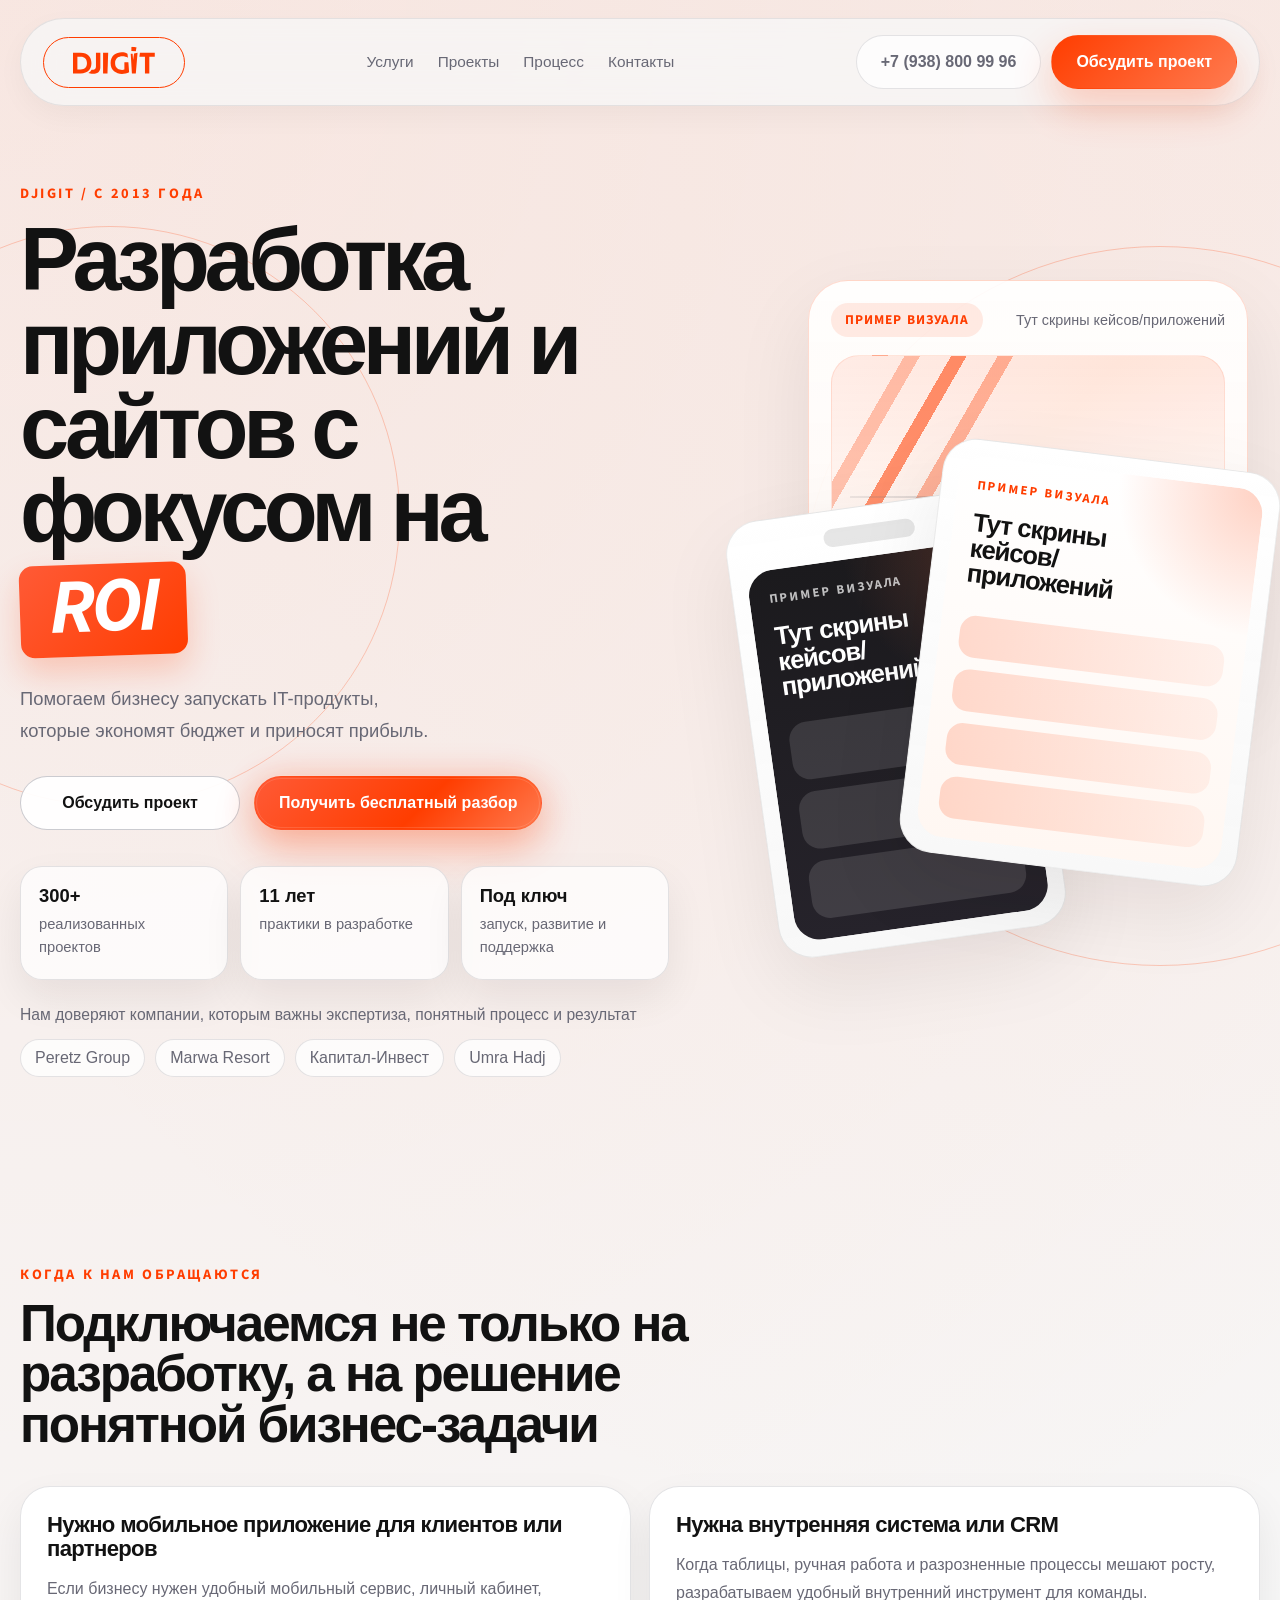
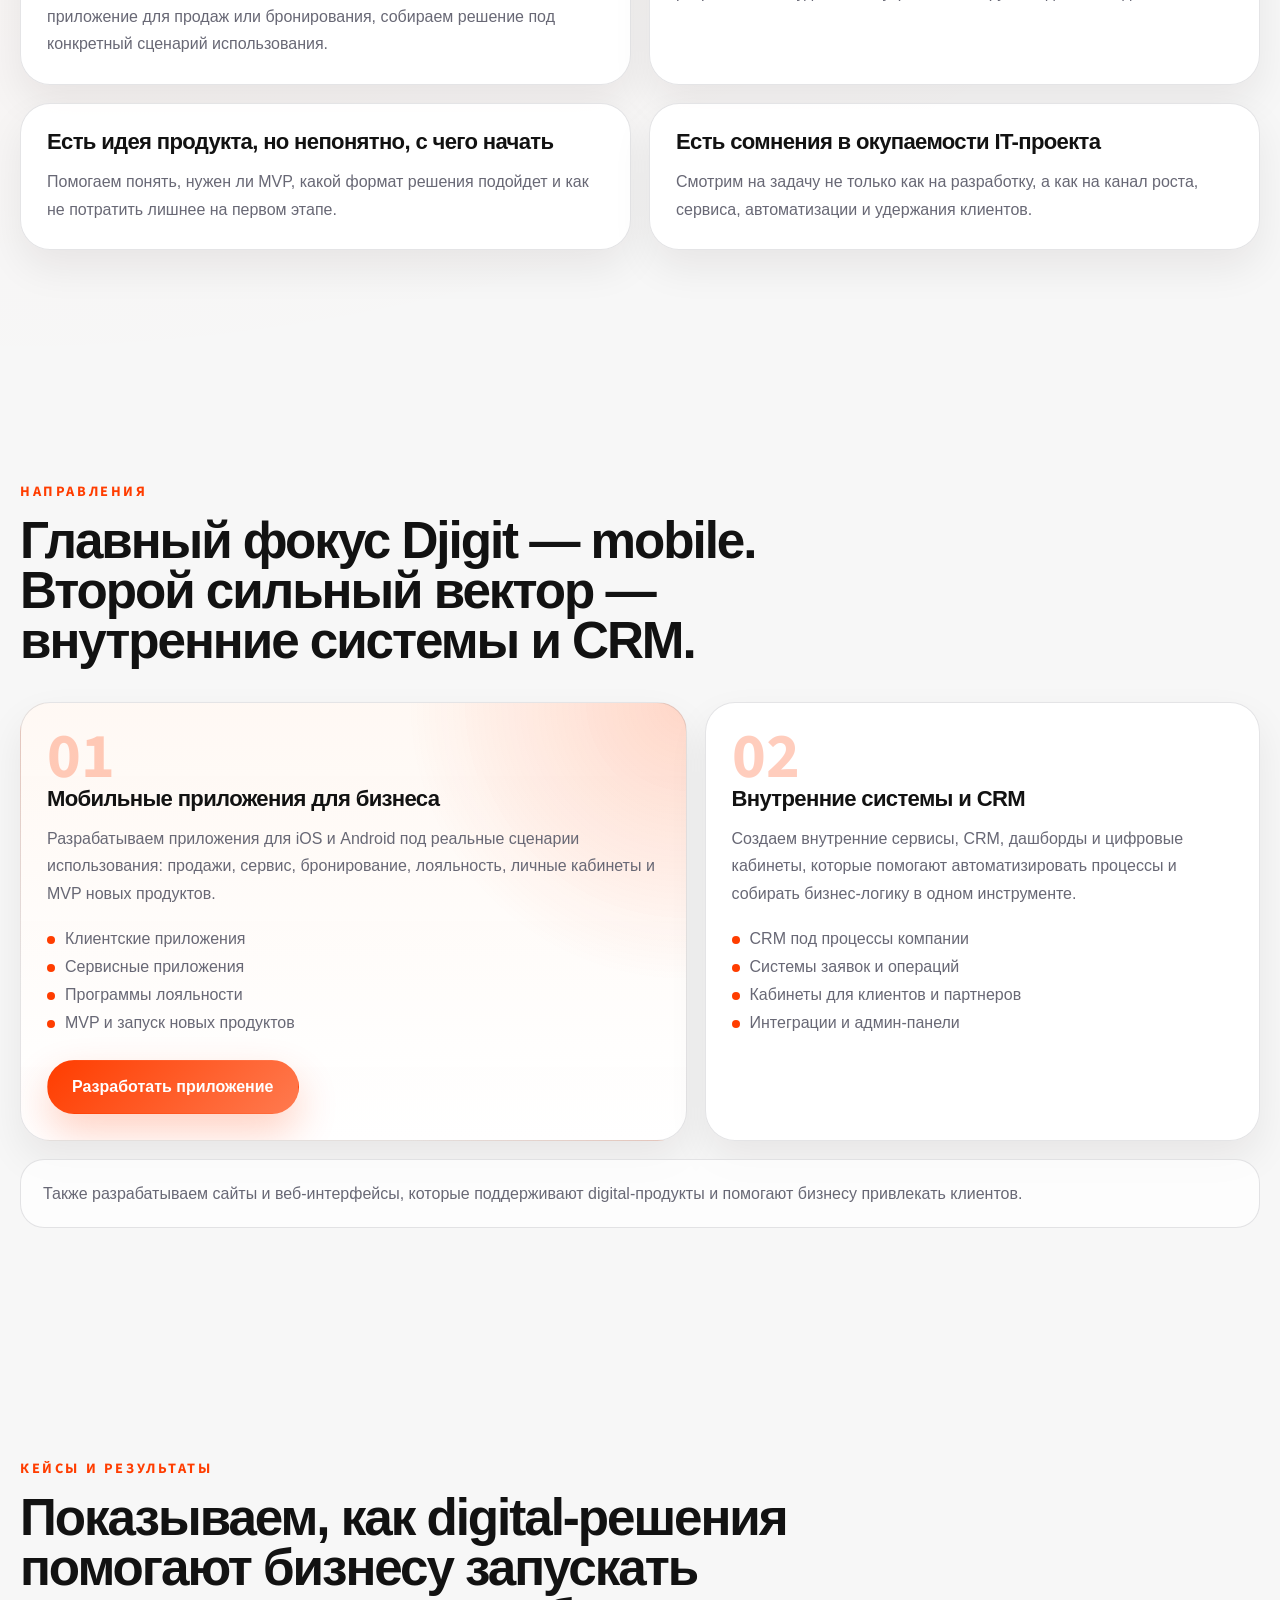
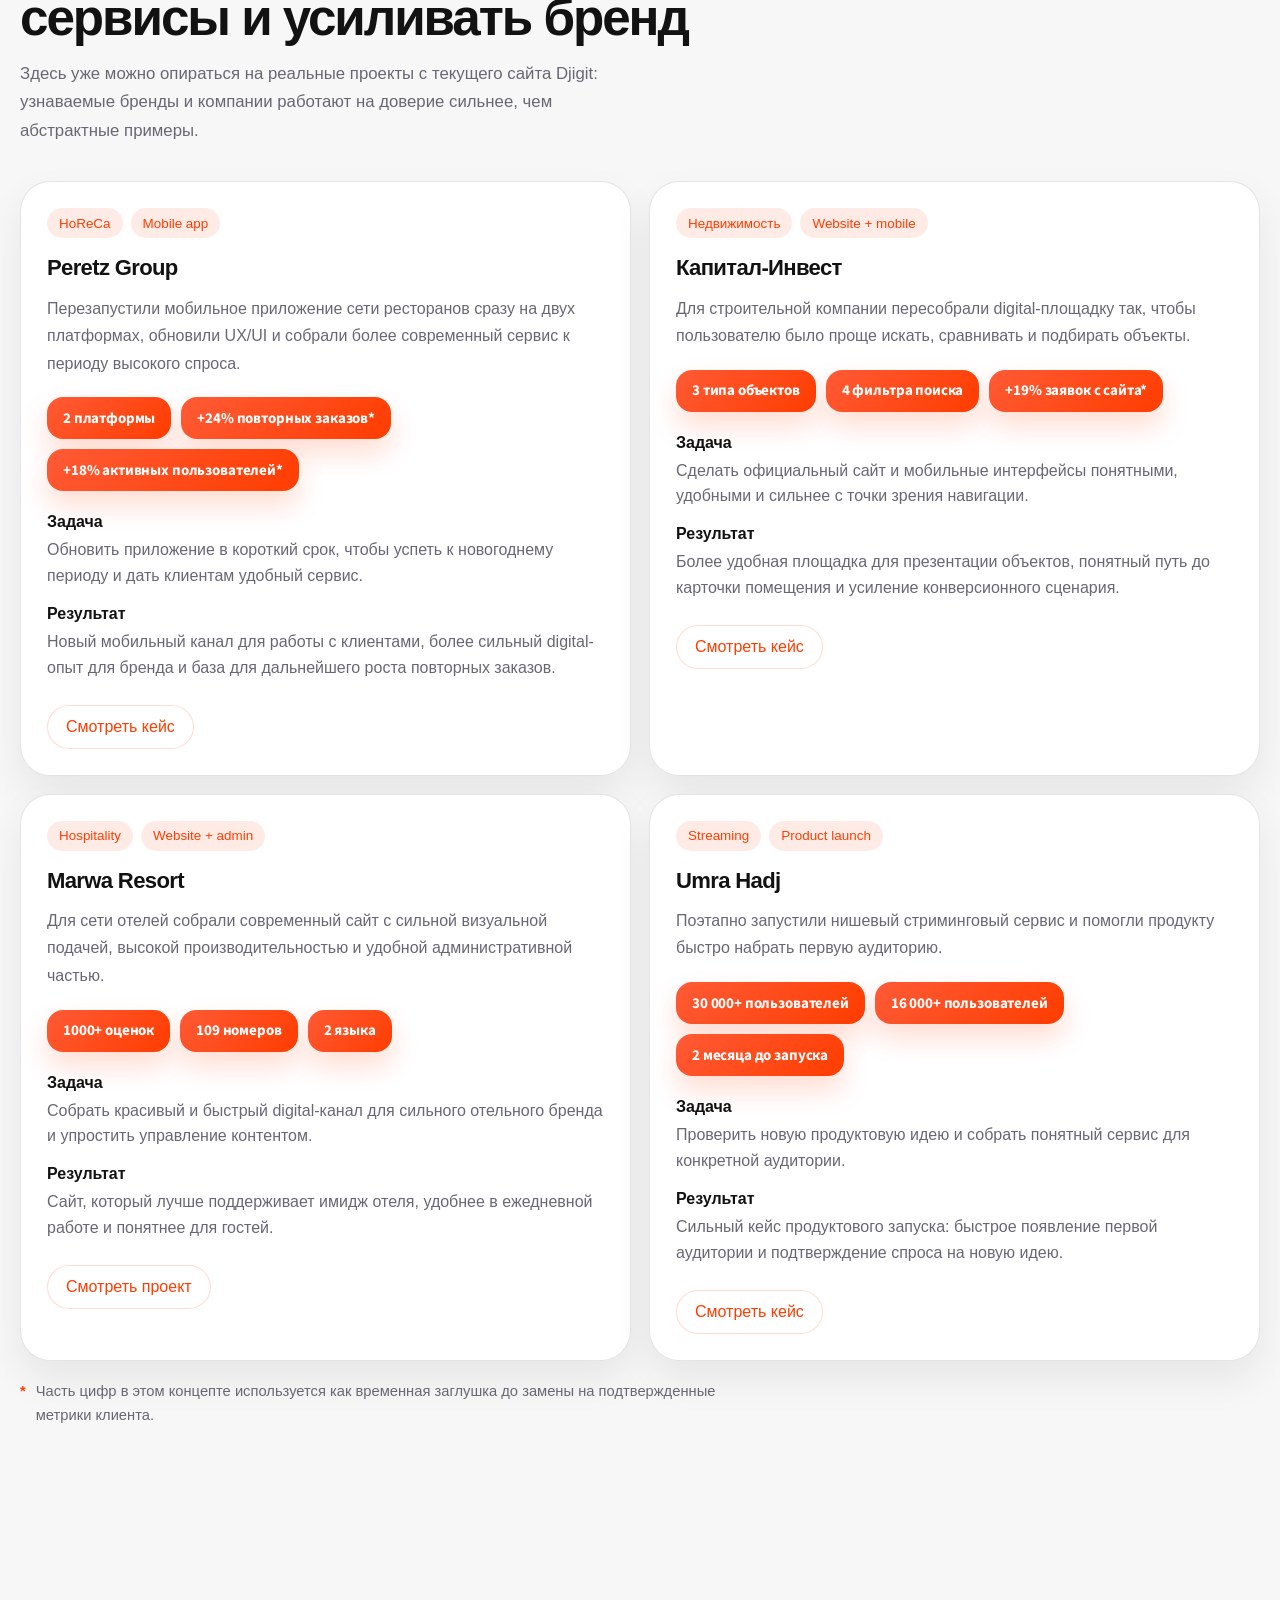
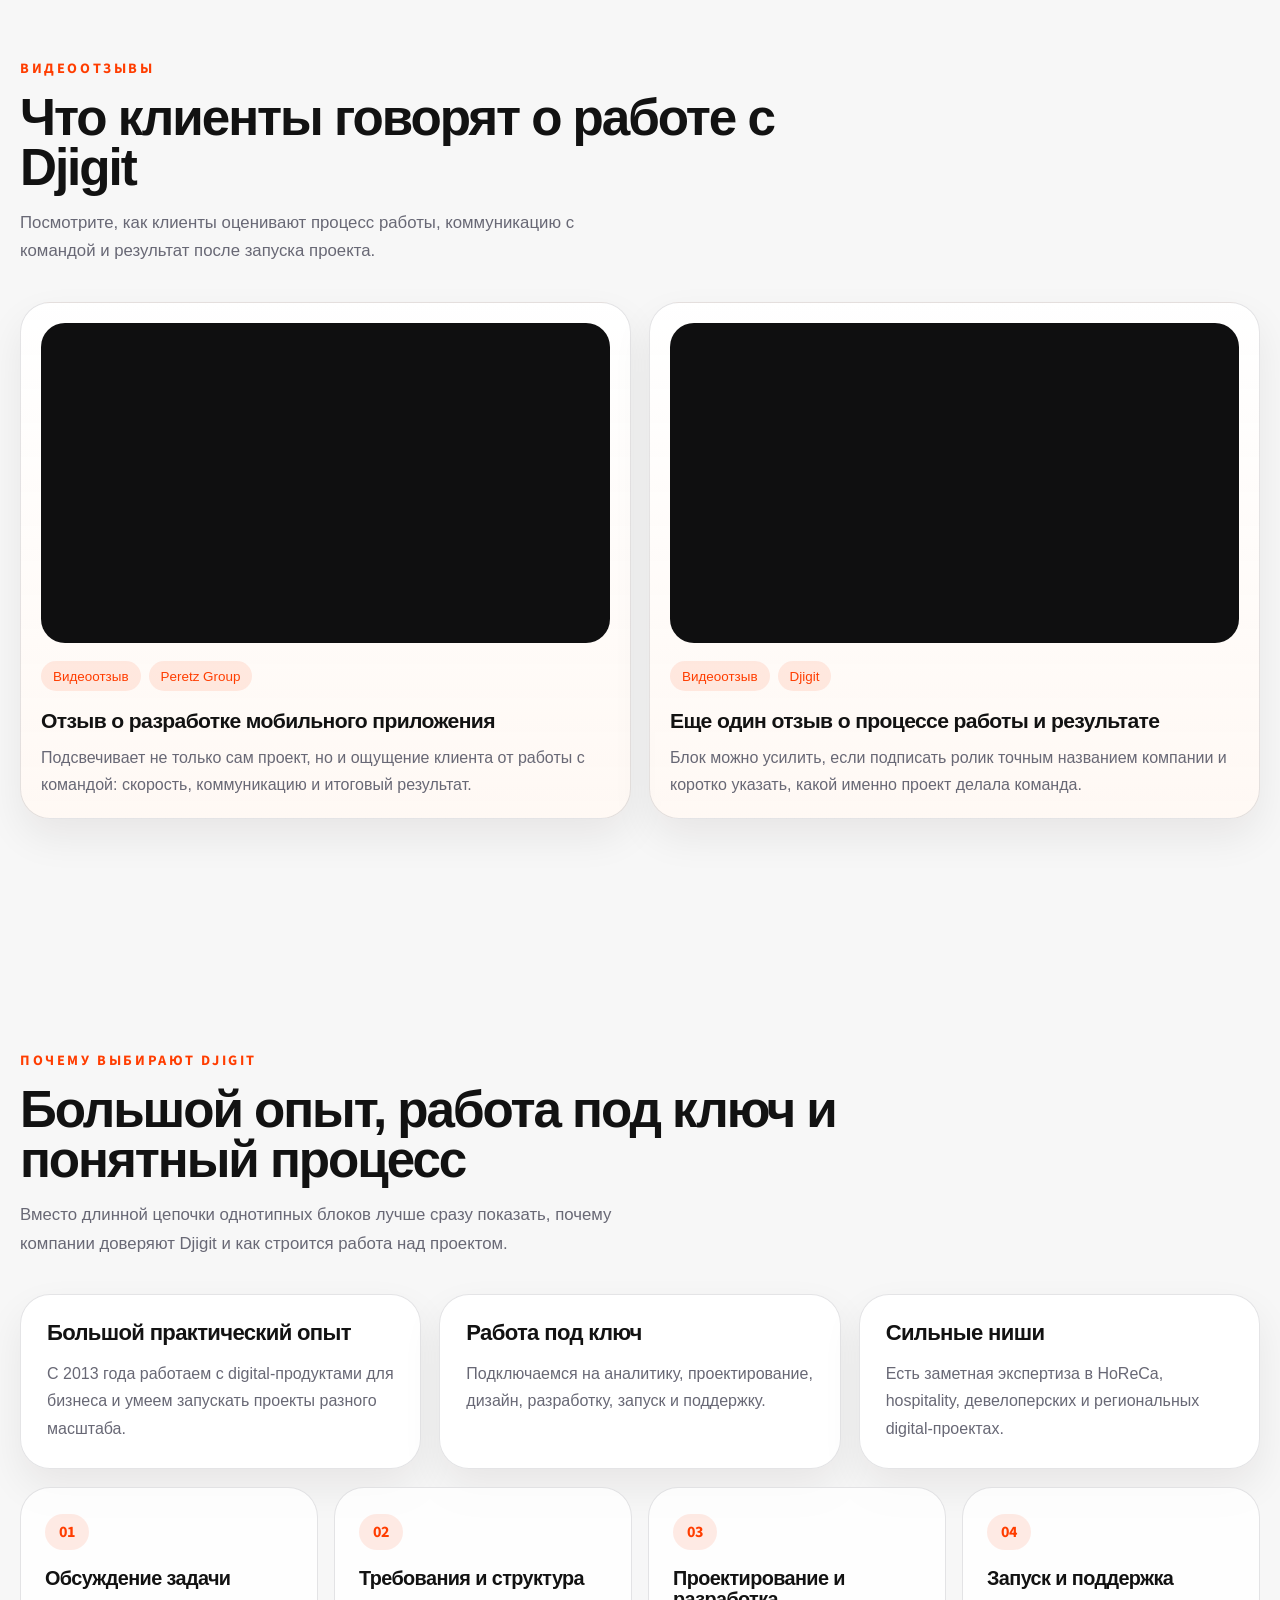
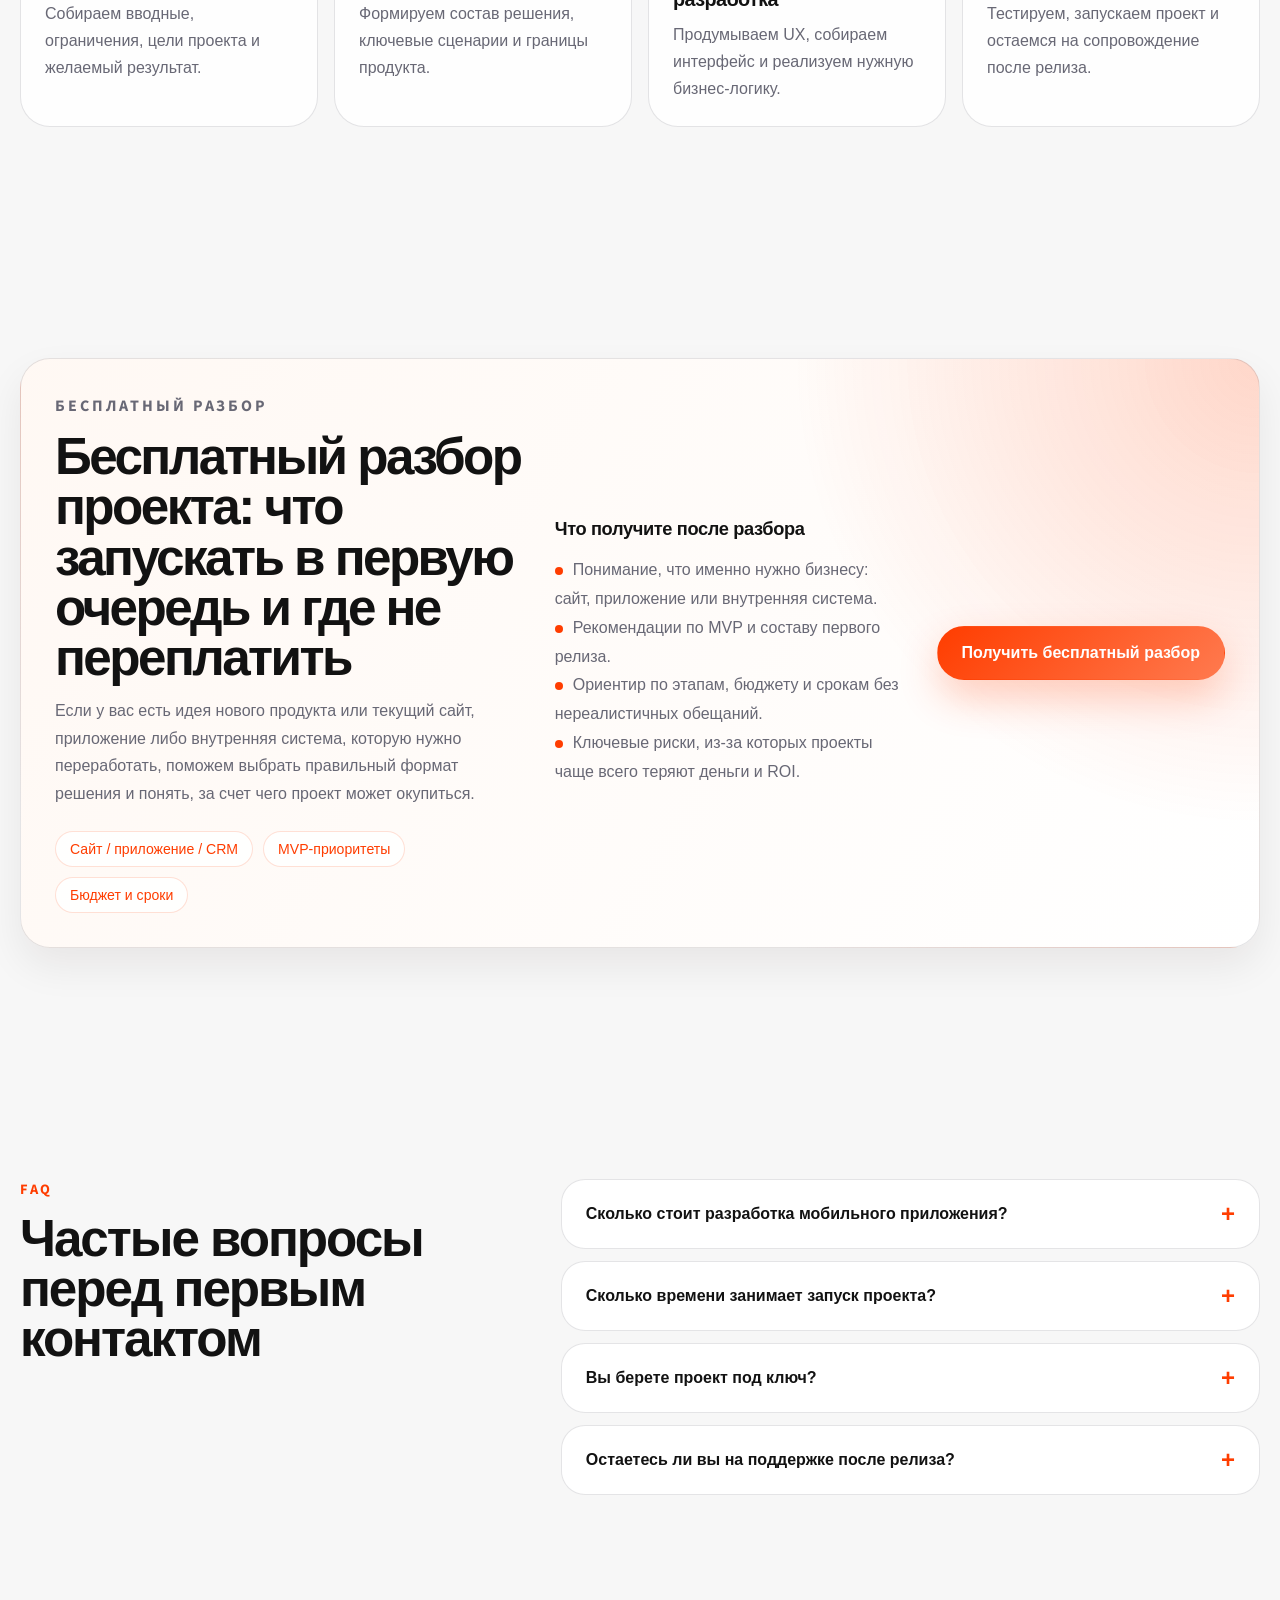
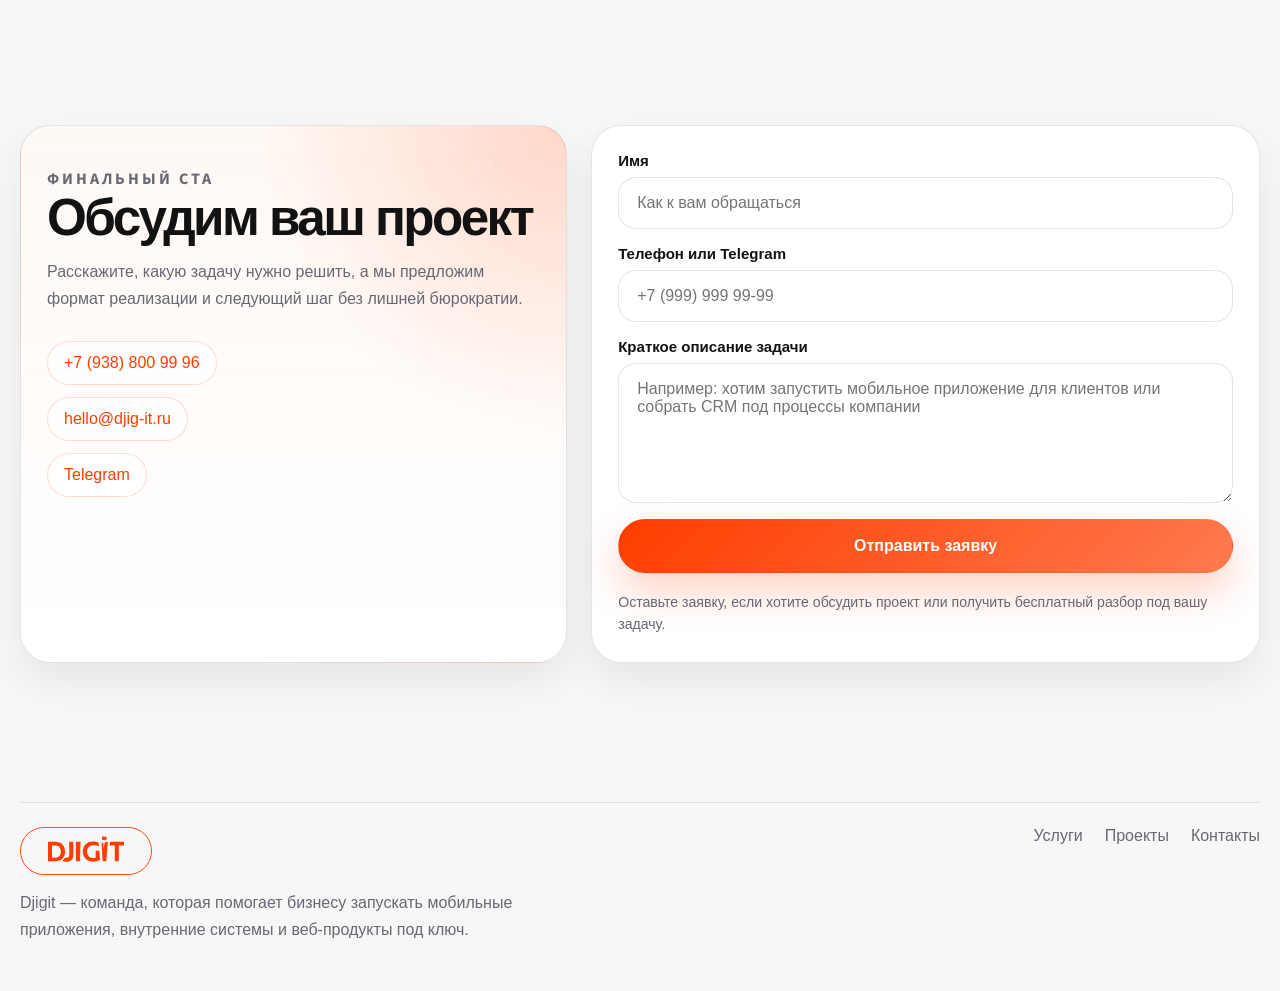
<file: index.html>
<!doctype html>
<html lang="ru">
  <head>
    <meta charset="utf-8" />
    <meta name="viewport" content="width=device-width, initial-scale=1" />
    <title>Djigit | Разработка приложений и сайтов с фокусом на ROI</title>
    <meta
      name="description"
      content="Djigit помогает бизнесу запускать IT-продукты, которые экономят бюджет и приносят прибыль: приложения, сложные системы и цифровые сервисы с фокусом на окупаемость."
    />
    <link rel="icon" type="image/svg+xml" href="./assets/djigit-logo.svg" />
    <link rel="preconnect" href="https://fonts.googleapis.com" />
    <link rel="preconnect" href="https://fonts.gstatic.com" crossorigin />
    <link
      href="https://fonts.googleapis.com/css2?family=Source+Sans+Pro:wght@600;700&display=swap"
      rel="stylesheet"
    />
    <link rel="stylesheet" href="./styles.css" />
  </head>
  <body>
    <div class="page-shell">
      <header class="site-header">
        <div class="container site-header__inner">
          <a class="site-logo" href="#hero" aria-label="Djigit">
            <img src="./assets/djigit-logo.svg" alt="Djigit" />
          </a>

          <button
            class="menu-toggle"
            type="button"
            aria-expanded="false"
            aria-controls="site-nav"
            aria-label="Открыть меню"
          >
            <span></span>
            <span></span>
            <span></span>
          </button>

          <nav class="site-nav" id="site-nav">
            <a href="#services">Услуги</a>
            <a href="#cases">Проекты</a>
            <a href="#process">Процесс</a>
            <a href="#contacts">Контакты</a>
          </nav>

          <div class="site-header__actions">
            <a class="chip-link" href="tel:+79388009996">+7 (938) 800 99 96</a>
            <a class="button button--primary" href="#lead-form">Обсудить проект</a>
          </div>
        </div>
      </header>

      <main>
        <section class="hero" id="hero">
          <div class="hero__background hero__background--left"></div>
          <div class="hero__background hero__background--right"></div>

          <div class="container hero__grid">
            <div class="hero__copy">
              <div class="hero__intro reveal">
                <p class="eyebrow">DJIGIT / С 2013 ГОДА</p>
              </div>
              <h1 class="hero__title reveal">
                <span class="hero__title-copy">
                  Разработка приложений и сайтов с фокусом на
                </span>
                <span class="hero__title-tag">ROI</span>
              </h1>
              <p class="hero__text reveal">
                Помогаем бизнесу запускать IT-продукты, которые экономят бюджет и
                приносят прибыль.
              </p>

              <div class="hero__actions reveal">
                <a class="button button--secondary" href="#lead-form">Обсудить проект</a>
                <a class="button button--magnet" href="#lead-magnet">
                  Получить бесплатный разбор
                </a>
              </div>

              <div class="hero__highlights reveal">
                <div class="hero-stat">
                  <strong>300+</strong>
                  <span>реализованных проектов</span>
                </div>
                <div class="hero-stat">
                  <strong>11 лет</strong>
                  <span>практики в разработке</span>
                </div>
                <div class="hero-stat">
                  <strong>Под ключ</strong>
                  <span>запуск, развитие и поддержка</span>
                </div>
              </div>

              <div class="hero__trust reveal">
                <p class="hero__trust-text">
                  Нам доверяют компании, которым важны экспертиза, понятный процесс и результат
                </p>
                <div class="hero__trust-brands" aria-label="Примеры брендов">
                  <span>Peretz Group</span>
                  <span>Marwa Resort</span>
                  <span>Капитал-Инвест</span>
                  <span>Umra Hadj</span>
                </div>
              </div>
            </div>

              <div class="hero__visual reveal">
                <div class="hero-card hero-card--dashboard">
                  <div class="hero-card__topline">
                  <span class="badge">Пример визуала</span>
                  <span class="hero-card__meta">Тут скрины кейсов/приложений</span>
                  </div>
                <div class="dashboard-panel">
                  <div class="dashboard-panel__chart"></div>
                  <div class="dashboard-panel__stats">
                    <div>
                      <strong>Тут скрины</strong>
                      <span>кейсов/приложений</span>
                    </div>
                    <div>
                      <strong>Тут скрины</strong>
                      <span>кейсов/приложений</span>
                    </div>
                  </div>
                </div>
              </div>

              <div class="device-stack">
                <article class="device-card device-card--primary">
                  <div class="device-card__notch"></div>
                  <div class="device-card__screen">
                    <p class="device-card__label">Пример визуала</p>
                    <h2>Тут скрины кейсов/приложений</h2>
                    <div class="device-card__feed">
                      <div></div>
                      <div></div>
                      <div></div>
                    </div>
                  </div>
                </article>

                <article class="device-card device-card--secondary">
                  <div class="device-card__screen">
                    <p class="device-card__label">Пример визуала</p>
                    <h2>Тут скрины кейсов/приложений</h2>
                    <div class="device-card__table">
                      <span></span>
                      <span></span>
                      <span></span>
                      <span></span>
                    </div>
                  </div>
                </article>
              </div>
            </div>
          </div>
        </section>

        <section class="situations section" id="situations">
          <div class="container">
            <div class="section-heading reveal">
              <p class="eyebrow">КОГДА К НАМ ОБРАЩАЮТСЯ</p>
              <h2>Подключаемся не только на разработку, а на решение понятной бизнес-задачи</h2>
            </div>

            <div class="situation-grid">
              <article class="situation-card reveal">
                <h3>Нужно мобильное приложение для клиентов или партнеров</h3>
                <p>
                  Если бизнесу нужен удобный мобильный сервис, личный кабинет,
                  приложение для продаж или бронирования, собираем решение под
                  конкретный сценарий использования.
                </p>
              </article>
              <article class="situation-card reveal">
                <h3>Нужна внутренняя система или CRM</h3>
                <p>
                  Когда таблицы, ручная работа и разрозненные процессы мешают
                  росту, разрабатываем удобный внутренний инструмент для команды.
                </p>
              </article>
              <article class="situation-card reveal">
                <h3>Есть идея продукта, но непонятно, с чего начать</h3>
                <p>
                  Помогаем понять, нужен ли MVP, какой формат решения подойдет и
                  как не потратить лишнее на первом этапе.
                </p>
              </article>
              <article class="situation-card reveal">
                <h3>Есть сомнения в окупаемости IT-проекта</h3>
                <p>
                  Смотрим на задачу не только как на разработку, а как на канал
                  роста, сервиса, автоматизации и удержания клиентов.
                </p>
              </article>
            </div>
          </div>
        </section>

        <section class="services section" id="services">
          <div class="container">
            <div class="section-heading reveal">
              <p class="eyebrow">НАПРАВЛЕНИЯ</p>
              <h2>Главный фокус Djigit — mobile. Второй сильный вектор — внутренние системы и CRM.</h2>
            </div>

            <div class="services-grid">
              <article class="service-card service-card--featured reveal">
                <div class="service-card__index">01</div>
                <h3>Мобильные приложения для бизнеса</h3>
                <p>
                  Разрабатываем приложения для iOS и Android под реальные
                  сценарии использования: продажи, сервис, бронирование, лояльность,
                  личные кабинеты и MVP новых продуктов.
                </p>
                <ul>
                  <li>Клиентские приложения</li>
                  <li>Сервисные приложения</li>
                  <li>Программы лояльности</li>
                  <li>MVP и запуск новых продуктов</li>
                </ul>
                <a class="button button--primary" href="#lead-form">Разработать приложение</a>
              </article>

              <article class="service-card reveal">
                <div class="service-card__index">02</div>
                <h3>Внутренние системы и CRM</h3>
                <p>
                  Создаем внутренние сервисы, CRM, дашборды и цифровые кабинеты,
                  которые помогают автоматизировать процессы и собирать бизнес-логику
                  в одном инструменте.
                </p>
                <ul>
                  <li>CRM под процессы компании</li>
                  <li>Системы заявок и операций</li>
                  <li>Кабинеты для клиентов и партнеров</li>
                  <li>Интеграции и админ-панели</li>
                </ul>
              </article>
            </div>

            <p class="services-note reveal">
              Также разрабатываем сайты и веб-интерфейсы, которые поддерживают
              digital-продукты и помогают бизнесу привлекать клиентов.
            </p>
          </div>
        </section>

        <section class="cases section" id="cases">
          <div class="container">
            <div class="section-heading reveal">
              <p class="eyebrow">КЕЙСЫ И РЕЗУЛЬТАТЫ</p>
              <h2>Показываем, как digital-решения помогают бизнесу запускать сервисы и усиливать бренд</h2>
              <p>
                Здесь уже можно опираться на реальные проекты с текущего сайта Djigit:
                узнаваемые бренды и компании работают на доверие сильнее, чем абстрактные примеры.
              </p>
            </div>

            <div class="case-list">
              <article class="case-card reveal">
                <div class="case-card__meta">
                  <span>HoReCa</span>
                  <span>Mobile app</span>
                </div>
                <h3>Peretz Group</h3>
                <p>
                  Перезапустили мобильное приложение сети ресторанов сразу на двух
                  платформах, обновили UX/UI и собрали более современный сервис к
                  периоду высокого спроса.
                </p>
                <div class="case-card__results">
                  <span>2 платформы</span>
                  <span>+24% повторных заказов*</span>
                  <span>+18% активных пользователей*</span>
                </div>
                <dl>
                  <div>
                    <dt>Задача</dt>
                    <dd>Обновить приложение в короткий срок, чтобы успеть к новогоднему периоду и дать клиентам удобный сервис.</dd>
                  </div>
                  <div>
                    <dt>Результат</dt>
                    <dd>Новый мобильный канал для работы с клиентами, более сильный digital-опыт для бренда и база для дальнейшего роста повторных заказов.</dd>
                  </div>
                </dl>
                <a
                  class="case-card__link"
                  href="http://djig-it.ru/peretz"
                  target="_blank"
                  rel="noreferrer"
                >
                  Смотреть кейс
                </a>
              </article>

              <article class="case-card reveal">
                <div class="case-card__meta">
                  <span>Недвижимость</span>
                  <span>Website + mobile</span>
                </div>
                <h3>Капитал-Инвест</h3>
                <p>
                  Для строительной компании пересобрали digital-площадку так, чтобы
                  пользователю было проще искать, сравнивать и подбирать объекты.
                </p>
                <div class="case-card__results">
                  <span>3 типа объектов</span>
                  <span>4 фильтра поиска</span>
                  <span>+19% заявок с сайта*</span>
                </div>
                <dl>
                  <div>
                    <dt>Задача</dt>
                    <dd>Сделать официальный сайт и мобильные интерфейсы понятными, удобными и сильнее с точки зрения навигации.</dd>
                  </div>
                  <div>
                    <dt>Результат</dt>
                    <dd>Более удобная площадка для презентации объектов, понятный путь до карточки помещения и усиление конверсионного сценария.</dd>
                  </div>
                </dl>
                <a
                  class="case-card__link"
                  href="https://djig-it.ru/1221"
                  target="_blank"
                  rel="noreferrer"
                >
                  Смотреть кейс
                </a>
              </article>

              <article class="case-card reveal">
                <div class="case-card__meta">
                  <span>Hospitality</span>
                  <span>Website + admin</span>
                </div>
                <h3>Marwa Resort</h3>
                <p>
                  Для сети отелей собрали современный сайт с сильной визуальной подачей,
                  высокой производительностью и удобной административной частью.
                </p>
                <div class="case-card__results">
                  <span>1000+ оценок</span>
                  <span>109 номеров</span>
                  <span>2 языка</span>
                </div>
                <dl>
                  <div>
                    <dt>Задача</dt>
                    <dd>Собрать красивый и быстрый digital-канал для сильного отельного бренда и упростить управление контентом.</dd>
                  </div>
                  <div>
                    <dt>Результат</dt>
                    <dd>Сайт, который лучше поддерживает имидж отеля, удобнее в ежедневной работе и понятнее для гостей.</dd>
                  </div>
                </dl>
                <a
                  class="case-card__link"
                  href="http://marwa-resort.ru"
                  target="_blank"
                  rel="noreferrer"
                >
                  Смотреть проект
                </a>
              </article>

              <article class="case-card reveal">
                <div class="case-card__meta">
                  <span>Streaming</span>
                  <span>Product launch</span>
                </div>
                <h3>Umra Hadj</h3>
                <p>
                  Поэтапно запустили нишевый стриминговый сервис и помогли продукту
                  быстро набрать первую аудиторию.
                </p>
                <div class="case-card__results">
                  <span>30 000+ пользователей</span>
                  <span>16 000+ пользователей</span>
                  <span>2 месяца до запуска</span>
                </div>
                <dl>
                  <div>
                    <dt>Задача</dt>
                    <dd>Проверить новую продуктовую идею и собрать понятный сервис для конкретной аудитории.</dd>
                  </div>
                  <div>
                    <dt>Результат</dt>
                    <dd>Сильный кейс продуктового запуска: быстрое появление первой аудитории и подтверждение спроса на новую идею.</dd>
                  </div>
                </dl>
                <a
                  class="case-card__link"
                  href="https://djig-it.ru/1222"
                  target="_blank"
                  rel="noreferrer"
                >
                  Смотреть кейс
                </a>
              </article>
            </div>

            <p class="cases__note reveal">
              <span>*</span>
              Часть цифр в этом концепте используется как временная заглушка до замены
              на подтвержденные метрики клиента.
            </p>
          </div>
        </section>

        <section class="video-reviews section" id="video-reviews">
          <div class="container">
            <div class="section-heading reveal">
              <p class="eyebrow">ВИДЕООТЗЫВЫ</p>
              <h2>Что клиенты говорят о работе с Djigit</h2>
              <p>
                Посмотрите, как клиенты оценивают процесс работы, коммуникацию с
                командой и результат после запуска проекта.
              </p>
            </div>

            <div class="video-grid">
              <article class="video-card reveal">
                <div class="video-embed">
                  <iframe
                    src="https://www.youtube.com/embed/BiwogHCacmc?rel=0"
                    title="Видеоотзыв Peretz Group"
                    loading="lazy"
                    allow="accelerometer; autoplay; clipboard-write; encrypted-media; gyroscope; picture-in-picture; web-share"
                    referrerpolicy="strict-origin-when-cross-origin"
                    allowfullscreen
                  ></iframe>
                </div>
                <div class="video-card__copy">
                  <div class="case-card__meta">
                    <span>Видеоотзыв</span>
                    <span>Peretz Group</span>
                  </div>
                  <h3>Отзыв о разработке мобильного приложения</h3>
                  <p>
                    Подсвечивает не только сам проект, но и ощущение клиента от работы с командой:
                    скорость, коммуникацию и итоговый результат.
                  </p>
                </div>
              </article>

              <article class="video-card reveal">
                <div class="video-embed">
                  <iframe
                    src="https://www.youtube.com/embed/WpF7pWa4n0E?rel=0"
                    title="Видеоотзыв клиента Djigit"
                    loading="lazy"
                    allow="accelerometer; autoplay; clipboard-write; encrypted-media; gyroscope; picture-in-picture; web-share"
                    referrerpolicy="strict-origin-when-cross-origin"
                    allowfullscreen
                  ></iframe>
                </div>
                <div class="video-card__copy">
                  <div class="case-card__meta">
                    <span>Видеоотзыв</span>
                    <span>Djigit</span>
                  </div>
                  <h3>Еще один отзыв о процессе работы и результате</h3>
                  <p>
                    Блок можно усилить, если подписать ролик точным названием компании и коротко
                    указать, какой именно проект делала команда.
                  </p>
                </div>
              </article>
            </div>
          </div>
        </section>

        <section class="process section" id="process">
          <div class="container">
            <div class="section-heading reveal">
              <p class="eyebrow">ПОЧЕМУ ВЫБИРАЮТ DJIGIT</p>
              <h2>Большой опыт, работа под ключ и понятный процесс</h2>
              <p>
                Вместо длинной цепочки однотипных блоков лучше сразу показать, почему
                компании доверяют Djigit и как строится работа над проектом.
              </p>
            </div>

            <div class="process-summary">
              <article class="advantage-card reveal">
                <h3>Большой практический опыт</h3>
                <p>С 2013 года работаем с digital-продуктами для бизнеса и умеем запускать проекты разного масштаба.</p>
              </article>
              <article class="advantage-card reveal">
                <h3>Работа под ключ</h3>
                <p>Подключаемся на аналитику, проектирование, дизайн, разработку, запуск и поддержку.</p>
              </article>
              <article class="advantage-card reveal">
                <h3>Сильные ниши</h3>
                <p>Есть заметная экспертиза в HoReCa, hospitality, девелоперских и региональных digital-проектах.</p>
              </article>
            </div>

            <ol class="timeline">
              <li class="timeline__item reveal">
                <span>01</span>
                <h3>Обсуждение задачи</h3>
                <p>Собираем вводные, ограничения, цели проекта и желаемый результат.</p>
              </li>
              <li class="timeline__item reveal">
                <span>02</span>
                <h3>Требования и структура</h3>
                <p>Формируем состав решения, ключевые сценарии и границы продукта.</p>
              </li>
              <li class="timeline__item reveal">
                <span>03</span>
                <h3>Проектирование и разработка</h3>
                <p>Продумываем UX, собираем интерфейс и реализуем нужную бизнес-логику.</p>
              </li>
              <li class="timeline__item reveal">
                <span>04</span>
                <h3>Запуск и поддержка</h3>
                <p>Тестируем, запускаем проект и остаемся на сопровождение после релиза.</p>
              </li>
            </ol>
          </div>
        </section>

        <section class="lead-magnet section" id="lead-magnet">
          <div class="container">
            <div class="lead-magnet__card reveal">
              <div class="lead-magnet__copy">
                <p class="eyebrow">БЕСПЛАТНЫЙ РАЗБОР</p>
                <h2>Бесплатный разбор проекта: что запускать в первую очередь и где не переплатить</h2>
                <p>
                  Если у вас есть идея нового продукта или текущий сайт, приложение
                  либо внутренняя система, которую нужно переработать, поможем выбрать
                  правильный формат решения и понять, за счет чего проект может окупиться.
                </p>

                <div class="lead-magnet__chips">
                  <span>Сайт / приложение / CRM</span>
                  <span>MVP-приоритеты</span>
                  <span>Бюджет и сроки</span>
                </div>
              </div>

              <div class="lead-magnet__details">
                <h3>Что получите после разбора</h3>
                <ul>
                  <li>Понимание, что именно нужно бизнесу: сайт, приложение или внутренняя система.</li>
                  <li>Рекомендации по MVP и составу первого релиза.</li>
                  <li>Ориентир по этапам, бюджету и срокам без нереалистичных обещаний.</li>
                  <li>Ключевые риски, из-за которых проекты чаще всего теряют деньги и ROI.</li>
                </ul>
              </div>

              <div class="lead-magnet__action">
                <a class="button button--primary" href="#lead-form">Получить бесплатный разбор</a>
              </div>
            </div>
          </div>
        </section>

        <section class="faq section">
          <div class="container faq__grid">
            <div class="section-heading reveal">
              <p class="eyebrow">FAQ</p>
              <h2>Частые вопросы перед первым контактом</h2>
            </div>

            <div class="faq-list">
              <article class="faq-item reveal">
                <button class="faq-item__trigger" type="button" aria-expanded="false">
                  <span>Сколько стоит разработка мобильного приложения?</span>
                  <span class="faq-item__icon">+</span>
                </button>
                <div class="faq-item__body">
                  <p>
                    Стоимость зависит от задач, состава функций и сложности продукта.
                    После обсуждения проекта мы сможем предложить ориентир по бюджету
                    и логичный формат реализации.
                  </p>
                </div>
              </article>

              <article class="faq-item reveal">
                <button class="faq-item__trigger" type="button" aria-expanded="false">
                  <span>Сколько времени занимает запуск проекта?</span>
                  <span class="faq-item__icon">+</span>
                </button>
                <div class="faq-item__body">
                  <p>
                    Сроки зависят от объема работ и состава функциональности. На старте
                    мы определяем этапы и собираем реалистичный план, чтобы проект был управляемым.
                  </p>
                </div>
              </article>

              <article class="faq-item reveal">
                <button class="faq-item__trigger" type="button" aria-expanded="false">
                  <span>Вы берете проект под ключ?</span>
                  <span class="faq-item__icon">+</span>
                </button>
                <div class="faq-item__body">
                  <p>
                    Да. Можем подключиться на полный цикл: аналитика, проектирование,
                    дизайн, разработка, тестирование, запуск и поддержка.
                  </p>
                </div>
              </article>

              <article class="faq-item reveal">
                <button class="faq-item__trigger" type="button" aria-expanded="false">
                  <span>Остаетесь ли вы на поддержке после релиза?</span>
                  <span class="faq-item__icon">+</span>
                </button>
                <div class="faq-item__body">
                  <p>
                    Да. После запуска можем остаться на сопровождение, развитие продукта,
                    доработки и следующий этап функциональности.
                  </p>
                </div>
              </article>
            </div>
          </div>
        </section>

        <section class="contact section" id="contacts">
          <div class="container contact__grid">
            <div class="contact__copy reveal">
              <p class="eyebrow">ФИНАЛЬНЫЙ CTA</p>
              <h2>Обсудим ваш проект</h2>
              <p>
                Расскажите, какую задачу нужно решить, а мы предложим формат
                реализации и следующий шаг без лишней бюрократии.
              </p>

              <div class="contact-points">
                <a href="tel:+79388009996">+7 (938) 800 99 96</a>
                <a href="mailto:hello@djig-it.ru">hello@djig-it.ru</a>
                <a href="https://t.me/+79388009996" target="_blank" rel="noreferrer">Telegram</a>
              </div>
            </div>

            <form class="contact-form reveal" id="lead-form">
              <label>
                <span>Имя</span>
                <input type="text" name="name" placeholder="Как к вам обращаться" />
              </label>
              <label>
                <span>Телефон или Telegram</span>
                <input type="text" name="contact" placeholder="+7 (999) 999 99-99" />
              </label>
              <label>
                <span>Краткое описание задачи</span>
                <textarea
                  name="brief"
                  rows="5"
                  placeholder="Например: хотим запустить мобильное приложение для клиентов или собрать CRM под процессы компании"
                ></textarea>
              </label>
              <button class="button button--primary button--full" type="submit">
                Отправить заявку
              </button>
              <p class="contact-form__note">
                Оставьте заявку, если хотите обсудить проект или получить бесплатный
                разбор под вашу задачу.
              </p>
            </form>
          </div>
        </section>
      </main>

      <footer class="site-footer">
        <div class="container site-footer__inner">
          <div>
            <img class="site-footer__logo" src="./assets/djigit-logo.svg" alt="Djigit" />
            <p>
              Djigit — команда, которая помогает бизнесу запускать мобильные
              приложения, внутренние системы и веб-продукты под ключ.
            </p>
          </div>
          <div class="site-footer__links">
            <a href="#services">Услуги</a>
            <a href="#cases">Проекты</a>
            <a href="#contacts">Контакты</a>
          </div>
        </div>
      </footer>
    </div>

    <script src="./script.js"></script>
  </body>
</html>
</file>
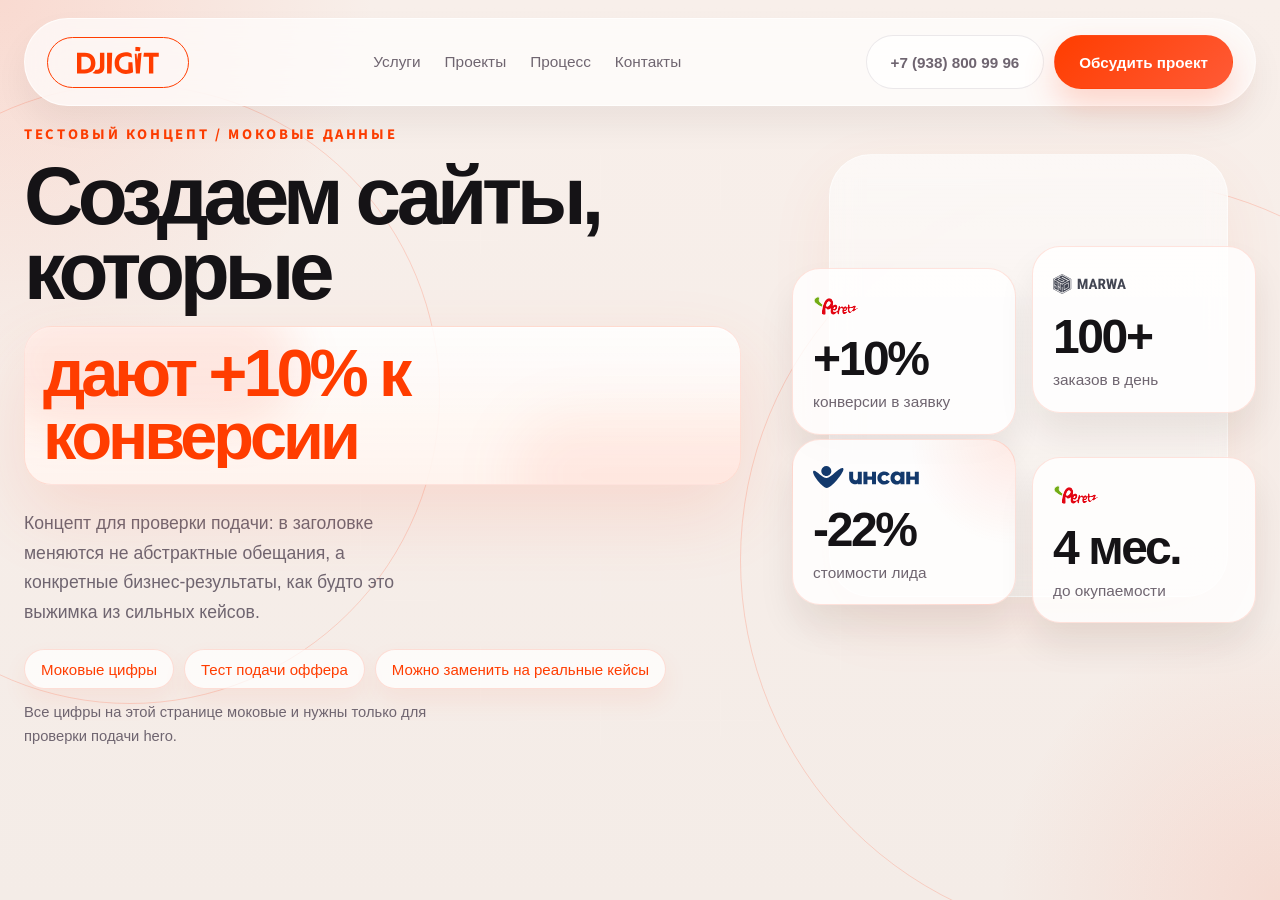
<file: testhero1/index.html>
<!doctype html>
<html lang="ru">
  <head>
    <meta charset="utf-8" />
    <meta name="viewport" content="width=device-width, initial-scale=1" />
    <title>Djigit Test Hero 01</title>
    <meta
      name="description"
      content="Тестовый hero-блок Djigit с анимируемой сменой результативных формулировок."
    />
    <link rel="icon" type="image/svg+xml" href="/assets/djigit-logo.svg" />
    <link rel="preconnect" href="https://fonts.googleapis.com" />
    <link rel="preconnect" href="https://fonts.gstatic.com" crossorigin />
    <link
      href="https://fonts.googleapis.com/css2?family=Source+Sans+Pro:wght@600;700&display=swap"
      rel="stylesheet"
    />
    <link rel="stylesheet" href="/testhero1/styles.css" />
  </head>
  <body>
    <main class="hero-lab">
      <section class="hero-test">
        <div class="hero-test__background hero-test__background--left"></div>
        <div class="hero-test__background hero-test__background--right"></div>

        <div class="hero-test__shell">
          <header class="site-header">
            <div class="site-header__inner">
              <a class="site-logo" href="/" aria-label="Djigit">
                <img src="/assets/djigit-logo.svg" alt="Djigit" />
              </a>

              <button
                class="menu-toggle"
                type="button"
                aria-expanded="false"
                aria-controls="site-nav"
                aria-label="Открыть меню"
              >
                <span></span>
                <span></span>
                <span></span>
              </button>

              <nav class="site-nav" id="site-nav">
                <a href="/#services">Услуги</a>
                <a href="/#cases">Проекты</a>
                <a href="/#process">Процесс</a>
                <a href="/#contacts">Контакты</a>
              </nav>

              <div class="site-header__actions">
                <a class="chip-link" href="tel:+79388009996">+7 (938) 800 99 96</a>
                <a class="button button--primary" href="/#lead-form">Обсудить проект</a>
              </div>
            </div>
          </header>

          <div class="hero-test__grid">
            <div class="hero-test__copy">
              <p class="hero-test__eyebrow">ТЕСТОВЫЙ КОНЦЕПТ / МОКОВЫЕ ДАННЫЕ</p>
              <h1 class="hero-test__title">
                <span class="hero-test__title-static">Создаем сайты, которые</span>
                <span class="hero-test__rotator-shell">
                  <span class="hero-test__rotator" aria-live="polite">
                    <span class="hero-test__rotator-track" data-rotator-track>
                      <span class="hero-test__rotator-item is-active">
                        дают +10% к конверсии
                      </span>
                    </span>
                  </span>
                </span>
              </h1>

              <p class="hero-test__text">
                Концепт для проверки подачи: в заголовке меняются не абстрактные
                обещания, а конкретные бизнес-результаты, как будто это выжимка из
                сильных кейсов.
              </p>

              <div class="hero-test__chips">
                <span>Моковые цифры</span>
                <span>Тест подачи оффера</span>
                <span>Можно заменить на реальные кейсы</span>
              </div>
            </div>

            <aside class="hero-test__aside" aria-label="Моковые метрики">
              <article class="hero-test__proof hero-test__proof--primary">
                <div class="hero-test__proof-brand">
                  <img
                    class="hero-test__proof-logo hero-test__proof-logo--peretz"
                    src="/testhero1/assets/peretz-logo.svg"
                    alt="Peretz Group"
                  />
                </div>
                <strong>+10%</strong>
                <p>конверсии в заявку</p>
              </article>

              <article class="hero-test__proof hero-test__proof--offset">
                <div class="hero-test__proof-brand">
                  <img
                    class="hero-test__proof-logo hero-test__proof-logo--marwa"
                    src="/testhero1/assets/marwa-logo.svg"
                    alt="Marwa"
                  />
                </div>
                <strong>100+</strong>
                <p>заказов в день</p>
              </article>

              <article class="hero-test__proof hero-test__proof--soft">
                <div class="hero-test__proof-brand">
                  <img
                    class="hero-test__proof-logo hero-test__proof-logo--insan"
                    src="/testhero1/assets/insan-logo.svg"
                    alt="Инсан"
                  />
                </div>
                <strong>-22%</strong>
                <p>стоимости лида</p>
              </article>

              <article class="hero-test__proof hero-test__proof--compact">
                <div class="hero-test__proof-brand">
                  <img
                    class="hero-test__proof-logo hero-test__proof-logo--peretz"
                    src="/testhero1/assets/peretz-logo.svg"
                    alt="Peretz Group"
                  />
                </div>
                <strong>4 мес.</strong>
                <p>до окупаемости</p>
              </article>
            </aside>
          </div>

          <p class="hero-test__note">
            Все цифры на этой странице моковые и нужны только для проверки подачи hero.
          </p>
        </div>
      </section>
    </main>

    <script src="/testhero1/script.js"></script>
  </body>
</html>
</file>
<file: styles.css>
@font-face {
  font-family: "Museo Sans Cyr";
  src: url("https://static.tildacdn.com/tild3432-3334-4438-b162-316462326632/MuseoSansCyrl100.woff")
    format("woff");
  font-style: normal;
  font-weight: 300;
}

@font-face {
  font-family: "Museo Sans Cyr";
  src: url("https://static.tildacdn.com/tild3161-3862-4232-a465-363266343931/MuseoSansCyrl300.woff")
    format("woff");
  font-style: normal;
  font-weight: 400;
}

@font-face {
  font-family: "Museo Sans Cyr";
  src: url("https://static.tildacdn.com/tild3066-6432-4738-b135-393164343839/MuseoSansCyrl700.woff")
    format("woff");
  font-style: normal;
  font-weight: 600;
}

:root {
  --bg: #f7f7f7;
  --bg-soft: #fff8f3;
  --surface: rgba(255, 255, 255, 0.94);
  --surface-strong: #ffffff;
  --line: rgba(104, 104, 117, 0.18);
  --line-strong: rgba(104, 104, 117, 0.34);
  --text: #121212;
  --muted: #686875;
  --accent: #ff3d00;
  --accent-2: #ff7a4f;
  --accent-soft: rgba(255, 61, 0, 0.1);
  --shadow: 0 30px 80px rgba(26, 18, 12, 0.08);
  --shadow-soft: 0 18px 40px rgba(26, 18, 12, 0.07);
  --radius-xl: 40px;
  --radius-lg: 30px;
  --radius-md: 22px;
  --radius-sm: 18px;
  --container: 1240px;
  --space: clamp(20px, 2vw, 32px);
}

*,
*::before,
*::after {
  box-sizing: border-box;
}

html {
  scroll-behavior: smooth;
}

body {
  margin: 0;
  min-width: 320px;
  background:
    radial-gradient(circle at top left, rgba(255, 61, 0, 0.08), transparent 22%),
    radial-gradient(circle at top right, rgba(255, 122, 79, 0.08), transparent 18%),
    var(--bg);
  color: var(--text);
  font-family: "Museo Sans Cyr", Arial, sans-serif;
  text-rendering: optimizeLegibility;
}

img {
  display: block;
  max-width: 100%;
}

a {
  color: inherit;
  text-decoration: none;
}

button,
input,
textarea {
  font: inherit;
}

button {
  cursor: pointer;
}

.page-shell {
  overflow-x: clip;
}

.container {
  width: min(calc(100% - 32px), var(--container));
  margin: 0 auto;
}

.section {
  padding: clamp(76px, 9vw, 124px) 0;
}

.eyebrow {
  margin: 0 0 14px;
  color: var(--accent);
  font-family: "Source Sans Pro", "Museo Sans Cyr", sans-serif;
  font-size: 0.9rem;
  font-weight: 700;
  letter-spacing: 0.18em;
  text-transform: uppercase;
}

.section-heading {
  max-width: 820px;
  margin-bottom: 36px;
}

.section-heading h2 {
  margin: 0;
  font-size: clamp(2rem, 4vw, 3.8rem);
  line-height: 0.98;
  letter-spacing: -0.04em;
}

.section-heading p:last-child {
  margin: 16px 0 0;
  max-width: 620px;
  color: var(--muted);
  font-size: 1.05rem;
  line-height: 1.7;
}

.button,
.chip-link {
  display: inline-flex;
  align-items: center;
  justify-content: center;
  min-height: 54px;
  padding: 0 24px;
  border-radius: 999px;
  border: 1px solid transparent;
  font-weight: 600;
  transition:
    transform 180ms ease,
    border-color 180ms ease,
    background-color 180ms ease,
    color 180ms ease,
    box-shadow 180ms ease;
}

.button:hover,
.chip-link:hover {
  transform: translateY(-2px);
}

.button:focus-visible,
.chip-link:focus-visible,
.menu-toggle:focus-visible,
.faq-item__trigger:focus-visible,
input:focus-visible,
textarea:focus-visible {
  outline: 3px solid rgba(255, 61, 0, 0.2);
  outline-offset: 2px;
}

.button--primary {
  color: #fff;
  background: linear-gradient(135deg, var(--accent), var(--accent-2));
  box-shadow: 0 18px 40px rgba(255, 61, 0, 0.24);
}

.button--secondary {
  color: var(--text);
  background: var(--surface);
  border-color: var(--line-strong);
}

.button--magnet {
  position: relative;
  overflow: hidden;
  color: #fff;
  background:
    linear-gradient(135deg, #ff5a36 0%, var(--accent) 58%, #ff7a4f 100%);
  border-color: rgba(255, 61, 0, 0.18);
  box-shadow:
    0 20px 42px rgba(255, 61, 0, 0.28),
    0 0 0 1px rgba(255, 255, 255, 0.08),
    0 0 34px rgba(255, 61, 0, 0.2);
  isolation: isolate;
  animation: magnetPulse 3.2s ease-in-out infinite;
}

.button--magnet::before,
.button--magnet::after {
  content: "";
  position: absolute;
  inset: 0;
  pointer-events: none;
}

.button--magnet::before {
  inset: -120% auto -120% -36%;
  width: 38%;
  background: linear-gradient(
    90deg,
    transparent,
    rgba(255, 255, 255, 0.26),
    transparent
  );
  transform: skewX(-22deg) translateX(-220%);
  animation: magnetShine 4.4s ease-in-out infinite 0.35s;
}

.button--magnet::after {
  inset: 1px;
  border-radius: inherit;
  border: 1px solid rgba(255, 255, 255, 0.12);
}

.button--magnet:hover,
.button--magnet:focus-visible {
  box-shadow:
    0 24px 48px rgba(255, 61, 0, 0.34),
    0 0 0 1px rgba(255, 255, 255, 0.12),
    0 0 44px rgba(255, 61, 0, 0.24);
}

.button--full {
  width: 100%;
}

.chip-link {
  color: var(--muted);
  background: rgba(255, 255, 255, 0.74);
  border-color: var(--line);
}

.site-header {
  position: sticky;
  top: 0;
  z-index: 20;
  padding: 18px 0 0;
}

.site-header__inner {
  display: grid;
  grid-template-columns: auto 1fr auto;
  align-items: center;
  gap: 24px;
  padding: 16px 22px;
  border: 1px solid rgba(104, 104, 117, 0.14);
  border-radius: 999px;
  background: rgba(247, 247, 247, 0.8);
  backdrop-filter: blur(18px);
  box-shadow: 0 10px 28px rgba(26, 18, 12, 0.04);
}

.site-logo {
  width: 142px;
}

.site-nav {
  display: flex;
  justify-content: center;
  gap: 24px;
  font-size: 0.96rem;
  color: var(--muted);
}

.site-nav a {
  position: relative;
}

.site-nav a::after {
  content: "";
  position: absolute;
  right: 0;
  bottom: -6px;
  left: 0;
  height: 2px;
  transform: scaleX(0);
  transform-origin: left;
  background: var(--accent);
  transition: transform 180ms ease;
}

.site-nav a:hover::after,
.site-nav a:focus-visible::after {
  transform: scaleX(1);
}

.site-header__actions {
  display: flex;
  align-items: center;
  gap: 10px;
}

.menu-toggle {
  display: none;
  align-items: center;
  justify-content: center;
  flex-direction: column;
  gap: 4px;
  width: 44px;
  height: 44px;
  border: 1px solid var(--line);
  border-radius: 14px;
  background: var(--surface);
}

.menu-toggle span {
  width: 18px;
  height: 2px;
  border-radius: 999px;
  background: var(--accent);
}

.hero {
  position: relative;
  padding: clamp(58px, 6vw, 94px) 0 clamp(48px, 6vw, 72px);
}

.hero__background {
  position: absolute;
  border: 1.5px solid rgba(255, 61, 0, 0.24);
  border-radius: 999px;
  pointer-events: none;
}

.hero__background--left {
  top: 120px;
  left: -180px;
  width: 580px;
  height: 580px;
}

.hero__background--right {
  top: 140px;
  right: -240px;
  width: 720px;
  height: 720px;
}

.hero__grid {
  display: grid;
  grid-template-columns: minmax(0, 1.1fr) minmax(420px, 0.9fr);
  align-items: center;
  gap: clamp(24px, 5vw, 60px);
}

.hero__intro {
  display: flex;
  flex-wrap: wrap;
  align-items: center;
  gap: 12px;
  margin-bottom: 14px;
}

.hero__intro .eyebrow {
  margin: 0;
}

.hero__title {
  display: flex;
  flex-wrap: wrap;
  align-items: flex-end;
  gap: 14px 16px;
  margin: 0;
  max-width: 13ch;
  font-size: clamp(2.8rem, 6.9vw, 5.8rem);
  line-height: 0.95;
  letter-spacing: -0.06em;
}

.hero__title-copy {
  max-width: 12ch;
}

.hero__title-tag {
  display: inline-flex;
  align-items: center;
  justify-content: center;
  align-self: flex-end;
  padding: 0.12em 0.38em 0.18em;
  border-radius: 0.18em;
  color: #fff;
  background: linear-gradient(135deg, #ff5a36, var(--accent));
  box-shadow: 0 16px 32px rgba(255, 61, 0, 0.22);
  font-family: "Source Sans Pro", "Museo Sans Cyr", sans-serif;
  font-size: 0.88em;
  font-style: italic;
  font-weight: 700;
  letter-spacing: -0.05em;
  line-height: 0.88;
  transform: rotate(-2deg) translateY(-0.04em);
}

.hero__text {
  max-width: 40ch;
  margin: 24px 0 0;
  color: var(--muted);
  font-size: 1.15rem;
  line-height: 1.72;
}

.hero__actions {
  display: flex;
  flex-wrap: wrap;
  gap: 14px;
  margin-top: 30px;
}

.hero__actions .button {
  min-width: 220px;
}

.hero__highlights {
  display: grid;
  grid-template-columns: repeat(3, minmax(0, 1fr));
  gap: 12px;
  margin-top: 36px;
}

.hero__trust {
  margin-top: 22px;
}

.hero__trust-text {
  margin: 0 0 12px;
  color: var(--muted);
  font-size: 0.98rem;
  line-height: 1.6;
}

.hero__trust-brands {
  display: flex;
  flex-wrap: wrap;
  gap: 10px;
}

.hero__trust-brands span {
  display: inline-flex;
  align-items: center;
  min-height: 38px;
  padding: 0 14px;
  border-radius: 999px;
  border: 1px solid var(--line);
  color: var(--muted);
  background: rgba(255, 255, 255, 0.76);
}

.hero-stat {
  padding: 18px 18px 20px;
  border: 1px solid var(--line);
  border-radius: var(--radius-md);
  background: rgba(255, 255, 255, 0.72);
  box-shadow: var(--shadow-soft);
}

.hero-stat strong {
  display: block;
  margin-bottom: 6px;
  font-size: 1.15rem;
}

.hero-stat span {
  color: var(--muted);
  font-size: 0.92rem;
  line-height: 1.55;
}

.hero__visual {
  position: relative;
  min-height: 700px;
}

.hero-card {
  position: absolute;
  right: 12px;
  top: 0;
  width: min(100%, 440px);
  padding: 22px;
  border: 1px solid rgba(255, 61, 0, 0.18);
  border-radius: var(--radius-xl);
  background: linear-gradient(180deg, rgba(255, 255, 255, 0.92), rgba(255, 248, 243, 0.96));
  box-shadow: var(--shadow);
}

.hero-card__topline {
  display: flex;
  align-items: center;
  justify-content: space-between;
  gap: 16px;
}

.badge {
  display: inline-flex;
  align-items: center;
  min-height: 34px;
  padding: 0 14px;
  border-radius: 999px;
  color: var(--accent);
  background: var(--accent-soft);
  font-family: "Source Sans Pro", sans-serif;
  font-size: 0.84rem;
  font-weight: 700;
  letter-spacing: 0.08em;
  text-transform: uppercase;
}

.hero-card__meta {
  color: var(--muted);
  font-size: 0.9rem;
}

.dashboard-panel {
  margin-top: 18px;
}

.dashboard-panel__chart {
  height: 220px;
  border-radius: 28px;
  background:
    linear-gradient(180deg, rgba(255, 61, 0, 0.14), transparent),
    linear-gradient(135deg, #fff 0%, #fff5f1 48%, #fff 100%);
  position: relative;
  overflow: hidden;
  border: 1px solid rgba(255, 61, 0, 0.1);
}

.dashboard-panel__chart::before,
.dashboard-panel__chart::after {
  content: "";
  position: absolute;
  inset: auto 18px 24px 18px;
  height: 2px;
  background: linear-gradient(90deg, transparent, rgba(104, 104, 117, 0.22), transparent);
}

.dashboard-panel__chart::after {
  inset: auto 18px 76px 18px;
}

.dashboard-panel__chart::before {
  box-shadow: 0 -52px 0 rgba(104, 104, 117, 0.12);
}

.dashboard-panel__chart {
  background-image:
    linear-gradient(120deg, transparent 0 14%, rgba(255, 61, 0, 0.28) 14% 17%, transparent 17% 23%, rgba(255, 61, 0, 0.55) 23% 26%, transparent 26% 32%, rgba(255, 61, 0, 0.35) 32% 35%, transparent 35% 100%),
    linear-gradient(180deg, rgba(255, 61, 0, 0.1), transparent),
    linear-gradient(135deg, #fff 0%, #fff7f2 48%, #fff 100%);
}

.dashboard-panel__stats {
  display: grid;
  grid-template-columns: repeat(2, minmax(0, 1fr));
  gap: 12px;
  margin-top: 12px;
}

.dashboard-panel__stats div {
  padding: 16px 18px;
  border-radius: 22px;
  background: rgba(255, 255, 255, 0.82);
  border: 1px solid var(--line);
}

.dashboard-panel__stats strong {
  display: block;
  font-size: 1.2rem;
}

.dashboard-panel__stats span {
  display: block;
  margin-top: 6px;
  color: var(--muted);
  font-size: 0.9rem;
}

.device-stack {
  position: absolute;
  left: 0;
  top: 144px;
  width: min(100%, 560px);
  height: 520px;
}

.device-card {
  position: absolute;
  padding: 16px;
  border-radius: 34px;
  border: 1px solid rgba(18, 18, 18, 0.08);
  background:
    linear-gradient(180deg, rgba(255, 255, 255, 0.94), rgba(247, 247, 247, 0.9)),
    #fff;
  box-shadow: var(--shadow);
}

.device-card--primary {
  left: 22px;
  bottom: 0;
  width: 290px;
  transform: rotate(-8deg);
}

.device-card--secondary {
  right: 0;
  top: 30px;
  width: 340px;
  transform: rotate(7deg);
}

.device-card__notch {
  width: 92px;
  height: 18px;
  margin: 2px auto 14px;
  border-radius: 999px;
  background: rgba(18, 18, 18, 0.1);
}

.device-card__screen {
  min-height: 360px;
  padding: 20px;
  border-radius: 26px;
  background:
    radial-gradient(circle at top right, rgba(255, 122, 79, 0.24), transparent 35%),
    linear-gradient(180deg, #1b1a1d 0%, #26232b 100%);
  color: #fff;
}

.device-card--secondary .device-card__screen {
  min-height: 286px;
  background:
    radial-gradient(circle at top right, rgba(255, 61, 0, 0.24), transparent 30%),
    linear-gradient(180deg, #fff 0%, #fff7f2 100%);
  color: var(--text);
}

.device-card__label {
  margin: 0;
  color: rgba(255, 255, 255, 0.72);
  font-family: "Source Sans Pro", sans-serif;
  font-size: 0.8rem;
  font-weight: 700;
  letter-spacing: 0.16em;
  text-transform: uppercase;
}

.device-card--secondary .device-card__label {
  color: var(--accent);
}

.device-card h2 {
  margin: 16px 0 0;
  max-width: 10ch;
  font-size: clamp(1.55rem, 2vw, 2rem);
  line-height: 1;
  letter-spacing: -0.04em;
}

.device-card__feed {
  display: grid;
  gap: 12px;
  margin-top: 24px;
}

.device-card__feed div {
  height: 58px;
  border-radius: 18px;
  background: rgba(255, 255, 255, 0.12);
}

.device-card__table {
  display: grid;
  gap: 12px;
  margin-top: 28px;
}

.device-card__table span {
  height: 42px;
  border-radius: 16px;
  background:
    linear-gradient(90deg, rgba(255, 61, 0, 0.18), rgba(255, 61, 0, 0.06));
}

.situation-grid,
.services-grid,
.case-list,
.video-grid,
.advantage-list,
.testimonial-grid {
  display: grid;
  gap: 18px;
}

.situation-grid {
  grid-template-columns: repeat(2, minmax(0, 1fr));
}

.situation-card,
.service-card,
.case-card,
.advantage-card,
.testimonial-card,
.lead-magnet__card,
.contact-form,
.contact__copy {
  border: 1px solid var(--line);
  border-radius: var(--radius-lg);
  background: var(--surface);
  box-shadow: var(--shadow-soft);
}

.situation-card,
.service-card,
.case-card,
.advantage-card,
.testimonial-card,
.contact__copy,
.contact-form {
  padding: 26px;
}

.situation-card h3,
.service-card h3,
.case-card h3,
.advantage-card h3,
.testimonial-card h3 {
  margin: 0;
  font-size: 1.38rem;
  line-height: 1.1;
  letter-spacing: -0.03em;
}

.situation-card p,
.service-card p,
.case-card p,
.advantage-card p,
.testimonial-card p,
.contact__copy p,
.lead-magnet__card p {
  margin: 14px 0 0;
  color: var(--muted);
  font-size: 1rem;
  line-height: 1.72;
}

.services-grid {
  grid-template-columns: 1.2fr 1fr;
  align-items: start;
}

.service-card {
  height: 100%;
}

.service-card--featured {
  position: relative;
  overflow: hidden;
  background:
    radial-gradient(circle at top right, rgba(255, 61, 0, 0.18), transparent 35%),
    linear-gradient(180deg, rgba(255, 248, 243, 0.95), rgba(255, 255, 255, 0.96));
}

.service-card__index {
  color: rgba(255, 61, 0, 0.26);
  font-family: "Source Sans Pro", sans-serif;
  font-size: clamp(2.8rem, 5vw, 4.4rem);
  font-weight: 700;
  line-height: 0.9;
}

.service-card ul {
  display: grid;
  gap: 10px;
  margin: 22px 0 28px;
  padding: 0;
  list-style: none;
  color: var(--muted);
}

.service-card li::before,
.lead-magnet__card li::before {
  content: "";
  display: inline-block;
  width: 8px;
  height: 8px;
  margin-right: 10px;
  border-radius: 999px;
  background: var(--accent);
}

.services-note {
  margin: 18px 0 0;
  padding: 20px 22px;
  border: 1px solid var(--line);
  border-radius: 24px;
  background: rgba(255, 255, 255, 0.72);
  color: var(--muted);
  line-height: 1.7;
}

.case-list {
  grid-template-columns: repeat(2, minmax(0, 1fr));
}

.case-card {
  display: flex;
  flex-direction: column;
  height: 100%;
}

.case-card__meta {
  display: flex;
  flex-wrap: wrap;
  gap: 8px;
  margin-bottom: 18px;
}

.case-card__meta span {
  display: inline-flex;
  align-items: center;
  min-height: 30px;
  padding: 0 12px;
  border-radius: 999px;
  color: var(--accent);
  background: var(--accent-soft);
  font-size: 0.84rem;
}

.case-card dl {
  display: grid;
  gap: 16px;
  margin: 22px 0 0;
}

.case-card dt {
  margin-bottom: 6px;
  color: var(--text);
  font-weight: 600;
}

.case-card dd {
  margin: 0;
  color: var(--muted);
  line-height: 1.62;
}

.case-card__results {
  display: flex;
  flex-wrap: wrap;
  gap: 10px;
  margin-top: 20px;
}

.case-card__results span {
  display: inline-flex;
  align-items: center;
  min-height: 42px;
  padding: 0 16px;
  border-radius: 16px;
  color: #fff;
  background: linear-gradient(135deg, #ff5a36, var(--accent));
  box-shadow: 0 14px 28px rgba(255, 61, 0, 0.18);
  font-family: "Source Sans Pro", "Museo Sans Cyr", sans-serif;
  font-size: 0.94rem;
  font-weight: 700;
  letter-spacing: -0.01em;
}

.case-card__link {
  display: inline-flex;
  align-items: center;
  width: fit-content;
  min-height: 44px;
  margin-top: 24px;
  padding: 0 18px;
  border-radius: 999px;
  border: 1px solid rgba(255, 61, 0, 0.18);
  color: var(--accent);
  background: rgba(255, 255, 255, 0.74);
}

.video-grid {
  grid-template-columns: repeat(2, minmax(0, 1fr));
}

.cases__note {
  display: flex;
  align-items: flex-start;
  gap: 10px;
  max-width: 720px;
  margin: 18px 0 0;
  color: var(--muted);
  font-size: 0.92rem;
  line-height: 1.65;
}

.cases__note span {
  color: var(--accent);
  font-weight: 700;
}

.video-card {
  display: grid;
  gap: 18px;
  padding: 20px;
  border: 1px solid var(--line);
  border-radius: var(--radius-lg);
  background:
    linear-gradient(180deg, rgba(255, 255, 255, 0.96), rgba(255, 248, 243, 0.9));
  box-shadow: var(--shadow-soft);
}

.video-embed {
  overflow: hidden;
  border-radius: 24px;
  aspect-ratio: 16 / 9;
  background: #0f0f10;
}

.video-embed iframe {
  width: 100%;
  height: 100%;
  border: 0;
}

.video-card__copy h3 {
  margin: 0;
  font-size: 1.32rem;
  line-height: 1.12;
  letter-spacing: -0.03em;
}

.video-card__copy p {
  margin: 12px 0 0;
  color: var(--muted);
  line-height: 1.68;
}

.advantage-list {
  grid-template-columns: repeat(2, minmax(0, 1fr));
}

.process-summary {
  display: grid;
  grid-template-columns: repeat(3, minmax(0, 1fr));
  gap: 18px;
  margin-bottom: 18px;
}

.process .timeline {
  display: grid;
  grid-template-columns: repeat(4, minmax(0, 1fr));
  gap: 16px;
  margin: 0;
  padding: 0;
  list-style: none;
}

.timeline__item {
  position: relative;
  padding: 26px 24px 24px;
  border-radius: 30px;
  border: 1px solid var(--line);
  background: rgba(255, 255, 255, 0.8);
}

.timeline__item span {
  display: inline-flex;
  align-items: center;
  min-height: 36px;
  padding: 0 14px;
  border-radius: 999px;
  color: var(--accent);
  background: var(--accent-soft);
  font-family: "Source Sans Pro", sans-serif;
  font-weight: 700;
}

.timeline__item h3 {
  margin: 18px 0 0;
  font-size: 1.24rem;
  line-height: 1.05;
  letter-spacing: -0.03em;
}

.timeline__item p {
  margin: 12px 0 0;
  color: var(--muted);
  line-height: 1.68;
}

.lead-magnet__card {
  display: grid;
  grid-template-columns: 1.2fr 0.9fr auto;
  gap: 28px;
  align-items: center;
  padding: 34px;
  background:
    radial-gradient(circle at top right, rgba(255, 61, 0, 0.2), transparent 34%),
    linear-gradient(120deg, rgba(255, 248, 243, 0.96), rgba(255, 255, 255, 0.96));
}

.lead-magnet__card h2 {
  margin: 0;
  font-size: clamp(2rem, 4vw, 3.4rem);
  line-height: 0.98;
  letter-spacing: -0.05em;
}

.lead-magnet__card .eyebrow {
  margin: 0 0 12px;
}

.lead-magnet__card ul {
  margin: 0;
  padding: 0;
  list-style: none;
  color: var(--muted);
  line-height: 1.8;
}

.lead-magnet__chips {
  display: flex;
  flex-wrap: wrap;
  gap: 10px;
  margin-top: 24px;
}

.lead-magnet__chips span {
  display: inline-flex;
  align-items: center;
  min-height: 36px;
  padding: 0 14px;
  border-radius: 999px;
  color: var(--accent);
  background: rgba(255, 255, 255, 0.84);
  border: 1px solid rgba(255, 61, 0, 0.16);
  font-size: 0.88rem;
}

.lead-magnet__details h3 {
  margin: 0 0 16px;
  font-size: 1.14rem;
  line-height: 1.15;
  letter-spacing: -0.02em;
}

.lead-magnet__action {
  display: grid;
  gap: 14px;
  align-content: start;
  justify-items: start;
}

.lead-magnet__action .button {
  min-width: 260px;
}

.lead-magnet__micro {
  max-width: 24ch;
  margin: 0;
  color: var(--muted);
  font-size: 0.92rem;
  line-height: 1.65;
}

.testimonial-grid {
  grid-template-columns: repeat(3, minmax(0, 1fr));
}

.testimonial-card {
  background:
    linear-gradient(180deg, rgba(255, 255, 255, 0.94), rgba(255, 248, 243, 0.9));
}

.testimonial-card span {
  display: inline-block;
  margin-top: 18px;
  color: var(--accent);
  font-size: 0.92rem;
}

.faq__grid {
  display: grid;
  grid-template-columns: 0.85fr 1.15fr;
  gap: 24px;
  align-items: start;
}

.faq-list {
  display: grid;
  gap: 12px;
}

.faq-item {
  border: 1px solid var(--line);
  border-radius: 24px;
  background: var(--surface);
  overflow: hidden;
}

.faq-item__trigger {
  display: flex;
  align-items: center;
  justify-content: space-between;
  gap: 16px;
  width: 100%;
  padding: 22px 24px;
  border: 0;
  color: var(--text);
  background: transparent;
  font-size: 1rem;
  font-weight: 600;
  text-align: left;
}

.faq-item__icon {
  color: var(--accent);
  font-size: 1.5rem;
  line-height: 1;
  transition: transform 180ms ease;
}

.faq-item__body {
  display: grid;
  grid-template-rows: 0fr;
  transition: grid-template-rows 220ms ease;
}

.faq-item__body p {
  overflow: hidden;
  margin: 0;
  padding: 0 24px 0;
  color: var(--muted);
  line-height: 1.75;
}

.faq-item.is-open .faq-item__body {
  grid-template-rows: 1fr;
}

.faq-item.is-open .faq-item__body p {
  padding-bottom: 22px;
}

.faq-item.is-open .faq-item__icon {
  transform: rotate(45deg);
}

.contact__grid {
  display: grid;
  grid-template-columns: 0.9fr 1.1fr;
  gap: 24px;
}

.contact__copy {
  background:
    radial-gradient(circle at top right, rgba(255, 61, 0, 0.18), transparent 40%),
    linear-gradient(180deg, rgba(255, 248, 243, 0.92), rgba(255, 255, 255, 0.96));
}

.contact__copy h2 {
  margin: 0;
  font-size: clamp(2.1rem, 4vw, 3.8rem);
  line-height: 0.98;
  letter-spacing: -0.05em;
}

.contact-points {
  display: grid;
  gap: 12px;
  margin-top: 28px;
}

.contact-points a {
  display: inline-flex;
  align-items: center;
  width: fit-content;
  min-height: 44px;
  padding: 0 16px;
  border-radius: 999px;
  border: 1px solid rgba(255, 61, 0, 0.18);
  color: var(--accent);
  background: rgba(255, 255, 255, 0.72);
}

.contact-form {
  display: grid;
  gap: 16px;
}

.contact-form label {
  display: grid;
  gap: 8px;
}

.contact-form span {
  font-size: 0.94rem;
  font-weight: 600;
}

.contact-form input,
.contact-form textarea {
  width: 100%;
  padding: 16px 18px;
  border: 1px solid var(--line);
  border-radius: 18px;
  background: rgba(255, 255, 255, 0.74);
}

.contact-form textarea {
  resize: vertical;
  min-height: 140px;
}

.contact-form__note {
  margin: 2px 0 0;
  color: var(--muted);
  font-size: 0.88rem;
  line-height: 1.6;
}

.site-footer {
  padding: 24px 0 48px;
}

.site-footer__inner {
  display: grid;
  grid-template-columns: 1fr auto;
  gap: 24px;
  padding-top: 24px;
  border-top: 1px solid rgba(104, 104, 117, 0.18);
}

.site-footer__logo {
  width: 132px;
}

.site-footer__inner p {
  max-width: 540px;
  margin: 14px 0 0;
  color: var(--muted);
  line-height: 1.7;
}

.site-footer__links {
  display: flex;
  align-items: flex-start;
  gap: 22px;
  color: var(--muted);
}

.reveal {
  opacity: 0;
  transform: translateY(18px);
  transition:
    opacity 500ms ease,
    transform 500ms ease;
}

.reveal.is-visible {
  opacity: 1;
  transform: translateY(0);
}

@keyframes magnetPulse {
  0%,
  100% {
    box-shadow:
      0 20px 42px rgba(255, 61, 0, 0.28),
      0 0 0 1px rgba(255, 255, 255, 0.08),
      0 0 34px rgba(255, 61, 0, 0.2);
  }

  50% {
    box-shadow:
      0 24px 50px rgba(255, 61, 0, 0.34),
      0 0 0 1px rgba(255, 255, 255, 0.12),
      0 0 42px rgba(255, 61, 0, 0.26);
  }
}

@keyframes magnetShine {
  0%,
  20% {
    transform: skewX(-22deg) translateX(-220%);
    opacity: 0;
  }

  28% {
    opacity: 1;
  }

  48% {
    transform: skewX(-22deg) translateX(440%);
    opacity: 0;
  }

  100% {
    transform: skewX(-22deg) translateX(440%);
    opacity: 0;
  }
}

@media (prefers-reduced-motion: reduce) {
  .reveal,
  .button,
  .chip-link,
  .faq-item__body,
  .faq-item__icon,
  .site-nav a::after,
  .button--magnet::before {
    transition: none;
  }

  .button--magnet {
    animation: none;
  }

  .button--magnet::before {
    animation: none;
    opacity: 0;
  }

  html {
    scroll-behavior: auto;
  }
}

@media (max-width: 1180px) {
  .site-header__inner {
    grid-template-columns: auto auto;
    justify-content: space-between;
  }

  .menu-toggle {
    display: inline-flex;
  }

  .site-nav,
  .site-header__actions {
    display: none;
  }

  .site-header__inner.is-open {
    grid-template-columns: auto;
    justify-content: stretch;
    border-radius: 28px;
  }

  .site-header__inner.is-open .site-nav,
  .site-header__inner.is-open .site-header__actions {
    display: flex;
  }

  .site-header__inner.is-open .site-nav {
    flex-direction: column;
    align-items: flex-start;
    padding-top: 6px;
  }

  .site-header__inner.is-open .site-header__actions {
    flex-direction: column;
    align-items: stretch;
  }

  .hero__grid,
  .faq__grid,
  .contact__grid {
    grid-template-columns: 1fr;
  }

  .hero__visual {
    min-height: 620px;
  }

  .services-grid,
  .case-list,
  .video-grid,
  .testimonial-grid {
    grid-template-columns: 1fr;
  }

  .lead-magnet__card {
    grid-template-columns: 1fr;
  }

  .lead-magnet__action .button {
    width: 100%;
    min-width: 0;
  }

  .process .timeline {
    grid-template-columns: repeat(2, minmax(0, 1fr));
  }

  .process-summary {
    grid-template-columns: 1fr;
  }
}

@media (max-width: 860px) {
  .hero__highlights,
  .situation-grid,
  .advantage-list {
    grid-template-columns: 1fr;
  }

  .hero__title {
    max-width: none;
  }

  .hero__title-copy {
    max-width: none;
  }

  .hero__visual {
    min-height: 540px;
  }

  .hero-card {
    right: 0;
    width: min(100%, 380px);
  }

  .device-stack {
    top: 170px;
    width: 100%;
    height: 420px;
  }

  .device-card--primary {
    left: 0;
    width: 240px;
  }

  .device-card--secondary {
    width: 280px;
  }

  .device-card__screen {
    min-height: 310px;
  }

  .device-card--secondary .device-card__screen {
    min-height: 220px;
  }
}

@media (max-width: 640px) {
  .site-header {
    padding-top: 12px;
  }

  .site-header__inner {
    padding: 12px 14px;
  }

  .site-logo {
    width: 118px;
  }

  .hero {
    padding-top: 36px;
  }

  .hero__text {
    font-size: 1rem;
  }

  .hero__actions {
    flex-direction: column;
    align-items: stretch;
  }

  .hero__title {
    gap: 10px 12px;
  }

  .hero__title-tag {
    font-size: 0.82em;
  }

  .hero__visual {
    min-height: 500px;
  }

  .hero-card {
    position: relative;
    width: 100%;
  }

  .device-stack {
    position: relative;
    top: 0;
    left: 0;
    height: 380px;
    margin-top: 20px;
  }

  .device-card--primary {
    width: 210px;
  }

  .device-card--secondary {
    width: 240px;
  }

  .section-heading h2,
  .lead-magnet__card h2,
  .contact__copy h2 {
    max-width: 12ch;
  }

  .process .timeline {
    grid-template-columns: 1fr;
  }

  .site-footer__inner {
    grid-template-columns: 1fr;
  }

  .site-footer__links {
    flex-wrap: wrap;
  }
}
</file>
<file: testhero1/styles.css>
@font-face {
  font-family: "Museo Sans Cyr";
  src: url("https://static.tildacdn.com/tild3432-3334-4438-b162-316462326632/MuseoSansCyrl100.woff")
    format("woff");
  font-style: normal;
  font-weight: 300;
}

@font-face {
  font-family: "Museo Sans Cyr";
  src: url("https://static.tildacdn.com/tild3161-3862-4232-a465-363266343931/MuseoSansCyrl300.woff")
    format("woff");
  font-style: normal;
  font-weight: 400;
}

@font-face {
  font-family: "Museo Sans Cyr";
  src: url("https://static.tildacdn.com/tild3066-6432-4738-b135-393164343839/MuseoSansCyrl700.woff")
    format("woff");
  font-style: normal;
  font-weight: 600;
}

:root {
  --bg: #f6eee9;
  --surface: rgba(255, 255, 255, 0.8);
  --surface-strong: rgba(255, 255, 255, 0.95);
  --line: rgba(255, 108, 68, 0.18);
  --text: #151316;
  --muted: #6f6570;
  --accent: #ff5a36;
  --accent-strong: #ff3d00;
  --accent-soft: rgba(255, 90, 54, 0.12);
  --shadow: 0 28px 80px rgba(48, 26, 12, 0.14);
  --radius-xl: 36px;
  --radius-lg: 28px;
  --radius-md: 20px;
}

*,
*::before,
*::after {
  box-sizing: border-box;
}

html {
  scroll-behavior: smooth;
}

body {
  margin: 0;
  min-width: 320px;
  color: var(--text);
  font-family: "Museo Sans Cyr", Arial, sans-serif;
  background:
    radial-gradient(circle at top left, rgba(255, 90, 54, 0.14), transparent 24%),
    radial-gradient(circle at bottom right, rgba(255, 90, 54, 0.12), transparent 18%),
    linear-gradient(180deg, #f8efea 0%, #f4ece7 100%);
}

img {
  display: block;
  max-width: 100%;
}

a {
  color: inherit;
  text-decoration: none;
}

button {
  font: inherit;
  cursor: pointer;
}

.hero-lab {
  min-height: 100svh;
}

.hero-test {
  position: relative;
  min-height: 100svh;
  padding: 18px 24px 24px;
  overflow: clip;
}

.hero-test::before {
  content: "";
  position: absolute;
  inset: 0;
  background-image:
    linear-gradient(rgba(255, 255, 255, 0.12) 1px, transparent 1px),
    linear-gradient(90deg, rgba(255, 255, 255, 0.12) 1px, transparent 1px);
  background-size: 120px 120px;
  mask-image: radial-gradient(circle at center, rgba(0, 0, 0, 0.42), transparent 76%);
  pointer-events: none;
  opacity: 0.28;
}

.hero-test__background {
  position: absolute;
  border: 1px solid rgba(255, 90, 54, 0.22);
  border-radius: 999px;
  pointer-events: none;
}

.hero-test__background--left {
  top: 84px;
  left: -180px;
  width: 620px;
  height: 620px;
}

.hero-test__background--right {
  right: -220px;
  bottom: -40px;
  width: 760px;
  height: 760px;
}

.hero-test__shell {
  position: relative;
  z-index: 1;
  width: min(1320px, 100%);
  margin: 0 auto;
}

.button,
.chip-link {
  display: inline-flex;
  align-items: center;
  justify-content: center;
  min-height: 54px;
  padding: 0 24px;
  border: 1px solid transparent;
  border-radius: 999px;
  font-size: 0.95rem;
  font-weight: 600;
  transition:
    transform 180ms ease,
    border-color 180ms ease,
    background-color 180ms ease,
    color 180ms ease,
    box-shadow 180ms ease;
}

.button:hover,
.chip-link:hover {
  transform: translateY(-2px);
}

.button:focus-visible,
.chip-link:focus-visible,
.menu-toggle:focus-visible {
  outline: 3px solid rgba(255, 90, 54, 0.18);
  outline-offset: 2px;
}

.button--primary {
  color: #fff;
  background: linear-gradient(135deg, var(--accent-strong), var(--accent));
  box-shadow: 0 16px 32px rgba(255, 90, 54, 0.24);
}

.chip-link {
  color: var(--muted);
  background: rgba(255, 255, 255, 0.72);
  border-color: rgba(111, 101, 112, 0.14);
}

.site-header {
  position: relative;
  z-index: 3;
}

.site-header__inner {
  display: grid;
  grid-template-columns: auto 1fr auto;
  align-items: center;
  gap: 24px;
  padding: 16px 22px;
  border: 1px solid rgba(255, 255, 255, 0.7);
  border-radius: 999px;
  background: rgba(255, 255, 255, 0.68);
  backdrop-filter: blur(18px);
  box-shadow: 0 18px 34px rgba(31, 19, 14, 0.06);
}

.site-logo {
  width: 142px;
}

.site-nav {
  display: flex;
  justify-content: center;
  gap: 24px;
  color: var(--muted);
  font-size: 0.96rem;
}

.site-nav a {
  position: relative;
}

.site-nav a::after {
  content: "";
  position: absolute;
  right: 0;
  bottom: -6px;
  left: 0;
  height: 2px;
  transform: scaleX(0);
  transform-origin: left;
  background: var(--accent-strong);
  transition: transform 180ms ease;
}

.site-nav a:hover::after,
.site-nav a:focus-visible::after {
  transform: scaleX(1);
}

.site-header__actions {
  display: flex;
  align-items: center;
  gap: 10px;
}

.menu-toggle {
  display: none;
  align-items: center;
  justify-content: center;
  flex-direction: column;
  gap: 4px;
  width: 44px;
  height: 44px;
  border: 1px solid rgba(111, 101, 112, 0.14);
  border-radius: 14px;
  background: rgba(255, 255, 255, 0.72);
}

.menu-toggle span {
  width: 18px;
  height: 2px;
  border-radius: 999px;
  background: var(--accent-strong);
}

.hero-test__grid {
  display: grid;
  grid-template-columns: minmax(0, 1.02fr) minmax(320px, 0.66fr);
  gap: clamp(28px, 4vw, 56px);
  align-items: start;
  margin-top: clamp(10px, 1.6vw, 18px);
}

.hero-test__copy {
  max-width: 820px;
}

.hero-test__eyebrow {
  margin: 0 0 14px;
  color: var(--accent-strong);
  font-family: "Source Sans Pro", "Museo Sans Cyr", sans-serif;
  font-size: 0.92rem;
  font-weight: 700;
  letter-spacing: 0.18em;
  text-transform: uppercase;
}

.hero-test__title {
  display: grid;
  gap: 18px;
  margin: 0;
  font-size: clamp(3.2rem, 6.4vw, 6.6rem);
  line-height: 0.91;
  letter-spacing: -0.065em;
}

.hero-test__title-static {
  display: block;
}

.hero-test__rotator {
  position: relative;
  display: block;
  min-height: 1.18em;
  overflow: hidden;
}

.hero-test__rotator-shell {
  position: relative;
  display: block;
  width: min(100%, 780px);
  padding: 0.18em 0.22em 0.2em;
  border: 1px solid rgba(255, 90, 54, 0.16);
  border-radius: 0.34em;
  background:
    linear-gradient(180deg, rgba(255, 255, 255, 0.86), rgba(255, 244, 238, 0.94));
  box-shadow:
    0 30px 72px rgba(255, 90, 54, 0.14),
    inset 0 1px 0 rgba(255, 255, 255, 0.72);
  overflow: hidden;
}

.hero-test__rotator-shell::before {
  content: "";
  position: absolute;
  inset: -18% auto auto -4%;
  width: 42%;
  height: 82%;
  border-radius: 999px;
  background: rgba(255, 90, 54, 0.12);
  filter: blur(22px);
  pointer-events: none;
}

.hero-test__rotator-shell::after {
  content: "";
  position: absolute;
  inset: auto -12% -32% auto;
  width: 44%;
  height: 76%;
  border-radius: 999px;
  background: rgba(255, 90, 54, 0.08);
  filter: blur(28px);
  pointer-events: none;
}

.hero-test__rotator-track {
  position: relative;
  display: block;
  min-height: 1.18em;
}

.hero-test__rotator-item {
  position: absolute;
  inset: 0;
  display: block;
  width: 100%;
  color: var(--accent-strong);
  font-size: clamp(2.8rem, 5.2vw, 5.1rem);
  line-height: 0.94;
  letter-spacing: -0.06em;
  opacity: 0;
  transform: translateY(115%);
  will-change: transform, opacity;
}

.hero-test__rotator-item--measure {
  position: relative;
  visibility: hidden;
  opacity: 0;
  transform: none;
  pointer-events: none;
}

.hero-test__rotator-item.is-active {
  opacity: 1;
  transform: translateY(0);
  transition:
    transform 420ms cubic-bezier(0.2, 0.82, 0.2, 1),
    opacity 220ms ease;
}

.hero-test__rotator-item.is-entering {
  opacity: 1;
  transform: translateY(115%);
}

.hero-test__rotator-item.is-leaving {
  opacity: 0;
  transform: translateY(-72%);
  transition:
    transform 260ms cubic-bezier(0.2, 0.82, 0.2, 1),
    opacity 140ms ease;
}

.hero-test__text {
  max-width: 42ch;
  margin: 24px 0 0;
  color: var(--muted);
  font-size: 1.1rem;
  line-height: 1.68;
}

.hero-test__chips {
  display: flex;
  flex-wrap: wrap;
  gap: 10px;
  margin-top: 22px;
}

.hero-test__chips span {
  display: inline-flex;
  align-items: center;
  min-height: 40px;
  padding: 0 16px;
  border: 1px solid rgba(255, 90, 54, 0.18);
  border-radius: 999px;
  color: var(--accent-strong);
  background: rgba(255, 255, 255, 0.74);
  box-shadow: 0 12px 24px rgba(255, 90, 54, 0.08);
  font-size: 0.94rem;
}

.hero-test__aside {
  position: relative;
  display: grid;
  grid-template-columns: repeat(2, minmax(0, 1fr));
  grid-auto-rows: min-content;
  gap: 16px;
  align-self: start;
  align-content: start;
  padding: clamp(96px, 12vw, 132px) 0 12px;
}

.hero-test__aside::before {
  content: "";
  position: absolute;
  inset: 6% 6% 4% 8%;
  border-radius: 42px;
  background:
    linear-gradient(180deg, rgba(255, 255, 255, 0.58), rgba(255, 255, 255, 0.16));
  border: 1px solid rgba(255, 255, 255, 0.54);
  box-shadow: 0 24px 64px rgba(255, 90, 54, 0.08);
  backdrop-filter: blur(14px);
}

.hero-test__proof {
  position: relative;
  z-index: 1;
  padding: 22px 20px 20px;
  border: 1px solid rgba(255, 90, 54, 0.16);
  border-radius: 28px;
  background: rgba(255, 255, 255, 0.82);
  box-shadow: 0 22px 36px rgba(42, 24, 16, 0.08);
  align-self: start;
}

.hero-test__proof--primary {
  transform: translateY(12px);
}

.hero-test__proof--offset {
  transform: translateY(-10px);
}

.hero-test__proof--soft {
  background:
    radial-gradient(circle at top right, rgba(255, 90, 54, 0.12), transparent 38%),
    rgba(255, 255, 255, 0.84);
}

.hero-test__proof--compact {
  transform: translateY(18px);
}

.hero-test__proof-brand {
  display: flex;
  align-items: center;
  min-height: 30px;
}

.hero-test__proof-logo {
  display: block;
  width: auto;
  height: 24px;
  max-width: 120px;
  object-fit: contain;
  object-position: left center;
}

.hero-test__proof-logo--marwa {
  height: 21px;
}

.hero-test__proof-logo--insan {
  height: 22px;
}
.hero-test__proof-logo--peretz {
  height: 20px;
  max-width: 108px;
}

.hero-test__proof strong {
  display: block;
  margin-top: 16px;
  font-size: clamp(2rem, 4vw, 3rem);
  line-height: 0.92;
  letter-spacing: -0.05em;
}

.hero-test__proof p {
  margin: 10px 0 0;
  color: var(--muted);
  font-size: 0.96rem;
  line-height: 1.46;
}

.hero-test__note {
  max-width: 440px;
  margin: 12px 0 0;
  color: var(--muted);
  font-size: 0.92rem;
  line-height: 1.62;
}

@media (prefers-reduced-motion: reduce) {
  html {
    scroll-behavior: auto;
  }

  .hero-test__rotator-item,
  .hero-test__rotator-item.is-active,
  .hero-test__rotator-item.is-leaving {
    transition: none;
  }
}

@media (max-width: 980px) {
  .hero-test {
    padding: 20px;
  }

  .site-header__inner {
    grid-template-columns: auto auto;
    justify-content: space-between;
  }

  .menu-toggle {
    display: inline-flex;
  }

  .site-nav,
  .site-header__actions {
    display: none;
  }

  .site-header__inner.is-open {
    grid-template-columns: auto;
    justify-content: stretch;
    border-radius: 28px;
  }

  .site-header__inner.is-open .site-nav,
  .site-header__inner.is-open .site-header__actions {
    display: flex;
  }

  .site-header__inner.is-open .site-nav {
    flex-direction: column;
    align-items: flex-start;
    padding-top: 6px;
  }

  .site-header__inner.is-open .site-header__actions {
    flex-direction: column;
    align-items: stretch;
  }

  .hero-test__grid {
    grid-template-columns: 1fr;
    gap: 20px;
    margin-top: 12px;
  }

  .hero-test__copy {
    max-width: none;
  }

  .hero-test__aside {
    padding: 6px 0 0;
  }

  .hero-test__aside::before {
    inset: 6% 0 0;
  }

  .hero-test__proof--primary,
  .hero-test__proof--offset,
  .hero-test__proof--compact {
    transform: none;
  }
}

@media (max-width: 640px) {
  .hero-test {
    padding: 14px 16px 18px;
  }

  .site-header__inner {
    padding: 12px 14px;
  }

  .site-logo {
    width: 118px;
  }

  .hero-test__grid {
    margin-top: 10px;
  }

  .hero-test__title {
    gap: 14px;
    font-size: clamp(2.45rem, 10.6vw, 4.1rem);
  }

  .hero-test__rotator-shell {
    padding: 0.18em 0.18em 0.2em;
    border-radius: 0.28em;
  }

  .hero-test__rotator-item {
    font-size: clamp(2.2rem, 9vw, 3.35rem);
    line-height: 0.96;
  }

  .hero-test__text {
    font-size: 1rem;
  }

  .hero-test__aside {
    grid-template-columns: 1fr;
    gap: 12px;
  }

  .hero-test__proof {
    padding: 18px 18px 16px;
    border-radius: 24px;
  }

  .hero-test__proof strong {
    font-size: 2.2rem;
  }
}
</file>
